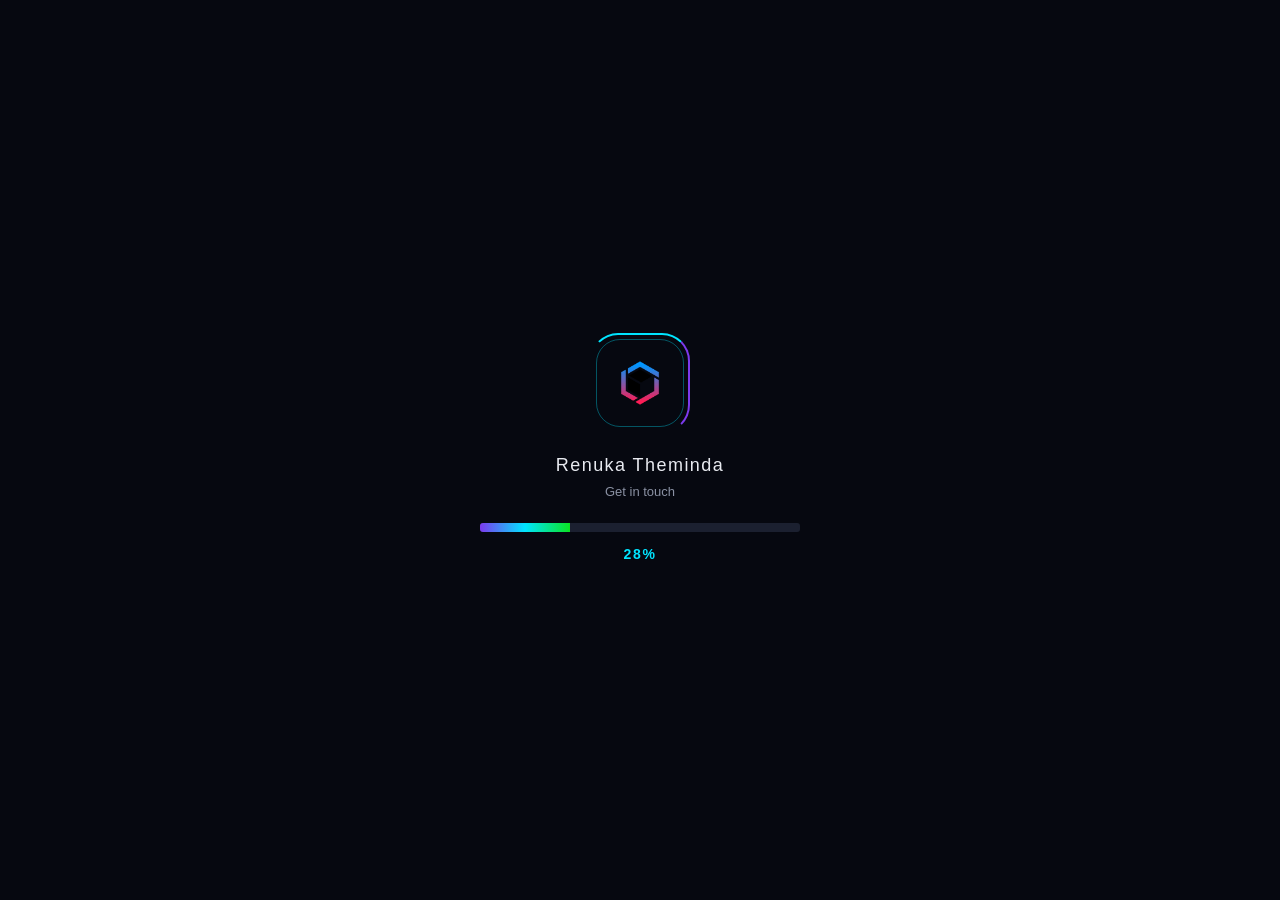
<file: index.html>
<!DOCTYPE html>
<html lang="en">

<head>
  <meta charset="UTF-8">
  <meta name="viewport" content="width=device-width, initial-scale=1.0">
  <title>Renuka Theminda | Portfolio</title>
  <script>
    const portfolioUrl = new URL(window.location.href);

    if (portfolioUrl.searchParams.get('intro-complete') === '1') {
      portfolioUrl.searchParams.delete('intro-complete');
      window.history.replaceState(null, '', portfolioUrl);
    } else {
      window.location.replace('animation.html');
    }
  </script>
  <link rel="icon" type="image/x-icon" href="images/logo.png">
  <link href="https://cdnjs.cloudflare.com/ajax/libs/font-awesome/6.0.0/css/all.min.css" rel="stylesheet">
  <link
    href="https://fonts.googleapis.com/css2?family=Syne:wght@400;700;800&family=DM+Sans:ital,wght@0,300;0,400;0,500;1,300&display=swap"
    rel="stylesheet">
  <style>
    /* ── RESET & BASE ──────────────────────────────────────────── */
    *,
    *::before,
    *::after {
      margin: 0;
      padding: 0;
      box-sizing: border-box;
    }

    :root {
      --bg: #060810;
      --surface: #0d1120;
      --surface2: #131828;
      --border: rgba(255, 255, 255, 0.07);
      --text: #e8eaf0;
      --muted: #6b7280;
      --accent: #00e5ff;
      --accent2: #7c3aed;
      --accent3: #f59e0b;
      --glow: 0 0 40px rgba(0, 229, 255, 0.25);
      --glow2: 0 0 40px rgba(124, 58, 237, 0.3);
      --radius: 16px;
      --transition: all 0.4s cubic-bezier(0.16, 1, 0.3, 1);
    }

    html {
      scroll-behavior: smooth;
    }

    body {
      font-family: 'DM Sans', sans-serif;
      background: var(--bg);
      color: var(--text);
      overflow-x: hidden;
      cursor: none;
    }

    /* ── CUSTOM CURSOR ──────────────────────────────────────────── */
    .cursor-dot {
      width: 8px;
      height: 8px;
      background: var(--accent);
      border-radius: 50%;
      position: fixed;
      top: 0;
      left: 0;
      pointer-events: none;
      z-index: 9999;
      transition: transform 0.1s;
    }

    .cursor-ring {
      width: 36px;
      height: 36px;
      border: 1.5px solid var(--accent);
      border-radius: 50%;
      position: fixed;
      top: 0;
      left: 0;
      pointer-events: none;
      z-index: 9998;
      transition: transform 0.15s, width 0.3s, height 0.3s, opacity 0.3s;
      opacity: 0.5;
    }

    body:hover .cursor-dot {
      transform: translate(-50%, -50%);
    }

    body:hover .cursor-ring {
      transform: translate(-50%, -50%);
    }

    /* ── NOISE OVERLAY ──────────────────────────────────────────── */
    body::before {
      content: '';
      position: fixed;
      inset: 0;
      z-index: 1;
      pointer-events: none;
      background-image: url("data:image/svg+xml,%3Csvg viewBox='0 0 256 256' xmlns='http://www.w3.org/2000/svg'%3E%3Cfilter id='noise'%3E%3CfeTurbulence type='fractalNoise' baseFrequency='0.9' numOctaves='4' stitchTiles='stitch'/%3E%3C/filter%3E%3Crect width='100%25' height='100%25' filter='url(%23noise)' opacity='0.04'/%3E%3C/svg%3E");
      opacity: 0.4;
    }

    /* ── SCROLLBAR ──────────────────────────────────────────── */
    ::-webkit-scrollbar {
      width: 4px;
    }

    ::-webkit-scrollbar-track {
      background: var(--bg);
    }

    ::-webkit-scrollbar-thumb {
      background: var(--accent);
      border-radius: 2px;
    }

    /* ── NAVIGATION ──────────────────────────────────────────── */
    nav {
      position: fixed;
      top: 0;
      width: 100%;
      z-index: 1000;
      padding: 20px 0;
      transition: var(--transition);
    }

    nav.scrolled {
      background: rgba(6, 8, 16, 0.85);
      backdrop-filter: blur(20px);
      border-bottom: 1px solid var(--border);
      padding: 14px 0;
    }

    .nav-container {
      max-width: 1200px;
      margin: 0 auto;
      padding: 0 32px;
      display: flex;
      align-items: center;
      gap: 24px;
    }

    .nav-logo {
      font-family: 'Syne', sans-serif;
      font-weight: 800;
      font-size: 22px;
      color: var(--accent);
      letter-spacing: -0.5px;
      text-decoration: none;
      margin-right: auto;
    }

    .nav-links {
      display: flex;
      gap: 8px;
    }

    .nav-links a {
      color: var(--muted);
      text-decoration: none;
      font-size: 13px;
      font-weight: 500;
      letter-spacing: 0.5px;
      padding: 7px 14px;
      border-radius: 50px;
      transition: var(--transition);
      position: relative;
    }

    .nav-links a:hover,
    .nav-links a.active {
      color: var(--text);
      background: rgba(0, 229, 255, 0.08);
    }

    .nav-links a.active {
      color: var(--accent);
    }

    /* Hamburger */
    .hamburger {
      display: none;
      flex-direction: column;
      gap: 5px;
      cursor: pointer;
    }

    .hamburger span {
      width: 24px;
      height: 2px;
      background: var(--text);
      transition: var(--transition);
      border-radius: 2px;
    }

    .hamburger.active span:nth-child(1) {
      transform: translateY(7px) rotate(45deg);
    }

    .hamburger.active span:nth-child(2) {
      opacity: 0;
    }

    .hamburger.active span:nth-child(3) {
      transform: translateY(-7px) rotate(-45deg);
    }

    /* ── SECTION SHARED ──────────────────────────────────────────── */
    section {
      padding: 120px 0;
      position: relative;
      z-index: 2;
    }

    .container {
      max-width: 1200px;
      margin: 0 auto;
      padding: 0 32px;
    }

    .section-tag {
      display: inline-flex;
      align-items: center;
      gap: 8px;
      background: rgba(0, 229, 255, 0.08);
      border: 1px solid rgba(0, 229, 255, 0.2);
      border-radius: 50px;
      padding: 6px 16px;
      font-size: 12px;
      font-weight: 500;
      color: var(--accent);
      letter-spacing: 1.5px;
      text-transform: uppercase;
      margin-bottom: 20px;
    }

    .section-tag::before {
      content: '';
      width: 6px;
      height: 6px;
      background: var(--accent);
      border-radius: 50%;
      animation: blink 1.5s infinite;
    }

    @keyframes blink {

      0%,
      100% {
        opacity: 1
      }

      50% {
        opacity: 0
      }
    }

    .section-title {
      font-family: 'Syne', sans-serif;
      font-size: clamp(36px, 5vw, 56px);
      font-weight: 800;
      line-height: 1.1;
      margin-bottom: 16px;
      letter-spacing: -1px;
    }

    .section-sub {
      color: var(--muted);
      font-size: 17px;
      max-width: 560px;
      line-height: 1.7;
      margin-bottom: 64px;
    }

    /* ── HERO ──────────────────────────────────────────── */
    .hero {
      min-height: 100vh;
      display: flex;
      align-items: center;
      padding-top: 100px;
      overflow: hidden;
      position: relative;
    }

    /* Animated grid bg */
    .hero::after {
      content: '';
      position: absolute;
      inset: 0;
      z-index: 0;
      background-image:
        linear-gradient(rgba(0, 229, 255, 0.03) 1px, transparent 1px),
        linear-gradient(90deg, rgba(0, 229, 255, 0.03) 1px, transparent 1px);
      background-size: 60px 60px;
      animation: gridMove 20s linear infinite;
    }

    @keyframes gridMove {
      from {
        background-position: 0 0
      }

      to {
        background-position: 60px 60px
      }
    }

    .hero-blob {
      position: absolute;
      border-radius: 50%;
      filter: blur(80px);
      pointer-events: none;
      z-index: 0;
    }

    .hero-blob-1 {
      width: 500px;
      height: 500px;
      background: radial-gradient(circle, rgba(0, 229, 255, 0.12), transparent 70%);
      top: -100px;
      right: -100px;
      animation: float 8s ease-in-out infinite;
    }

    .hero-blob-2 {
      width: 400px;
      height: 400px;
      background: radial-gradient(circle, rgba(124, 58, 237, 0.1), transparent 70%);
      bottom: -80px;
      left: -80px;
      animation: float 10s ease-in-out infinite reverse;
    }

    @keyframes float {

      0%,
      100% {
        transform: translateY(0) scale(1)
      }

      50% {
        transform: translateY(-30px) scale(1.05)
      }
    }

    .hero-inner {
      position: relative;
      z-index: 2;
      display: grid;
      grid-template-columns: 1fr 1fr;
      gap: 64px;
      align-items: center;
    }

    .hero-eyebrow {
      display: inline-flex;
      align-items: center;
      gap: 10px;
      color: var(--accent);
      font-size: 13px;
      letter-spacing: 2px;
      text-transform: uppercase;
      font-weight: 500;
      margin-bottom: 20px;
      opacity: 0;
      animation: fadeUp 0.8s 0.2s forwards;
    }

    .hero-eyebrow::before,
    .hero-eyebrow::after {
      content: '';
      flex: 1;
      height: 1px;
      background: linear-gradient(to right, transparent, var(--accent));
      width: 30px;
    }

    .hero-name {
      font-family: 'Syne', sans-serif;
      font-size: clamp(44px, 6vw, 72px);
      font-weight: 800;
      line-height: 1;
      letter-spacing: -2px;
      margin-bottom: 20px;
      opacity: 0;
      animation: fadeUp 0.8s 0.4s forwards;
    }

    .hero-name .highlight {
      background: linear-gradient(135deg, var(--accent), var(--accent2));
      -webkit-background-clip: text;
      -webkit-text-fill-color: transparent;
      background-clip: text;
    }

    .typing-wrapper {
      display: flex;
      align-items: center;
      gap: 12px;
      margin-bottom: 24px;
      opacity: 0;
      animation: fadeUp 0.8s 0.6s forwards;
    }

    .typing-prefix {
      color: var(--muted);
      font-size: 18px;
    }

    #typing-text {
      color: var(--accent);
      font-size: 18px;
      font-weight: 500;
      border-right: 2px solid var(--accent);
      padding-right: 3px;
    }

    .hero-desc {
      color: var(--muted);
      font-size: 16px;
      line-height: 1.8;
      max-width: 480px;
      margin-bottom: 40px;
      opacity: 0;
      animation: fadeUp 0.8s 0.8s forwards;
    }

    .hero-cta {
      display: flex;
      gap: 16px;
      flex-wrap: wrap;
      opacity: 0;
      animation: fadeUp 0.8s 1s forwards;
    }

    .btn-primary {
      display: inline-flex;
      align-items: center;
      gap: 10px;
      background: var(--accent);
      color: #000;
      font-weight: 700;
      font-size: 14px;
      letter-spacing: 0.5px;
      padding: 14px 28px;
      border-radius: 50px;
      text-decoration: none;
      transition: var(--transition);
      box-shadow: 0 0 0 0 rgba(0, 229, 255, 0.4);
    }

    .btn-primary:hover {
      transform: translateY(-3px);
      box-shadow: 0 8px 30px rgba(0, 229, 255, 0.4);
    }

    .resume-dropdown {
      position: relative;
    }

    .resume-dropdown summary {
      list-style: none;
      cursor: pointer;
    }

    .resume-dropdown summary::-webkit-details-marker {
      display: none;
    }

    .resume-dropdown summary .fa-chevron-down {
      font-size: 11px;
    }

    .resume-options {
      position: absolute;
      top: calc(100% + 8px);
      left: 0;
      z-index: 10;
      min-width: 220px;
      padding: 6px;
      background: var(--surface);
      border: 1px solid var(--border);
      border-radius: 12px;
      box-shadow: 0 12px 30px rgba(0, 0, 0, 0.3);
    }

    .resume-options a {
      display: block;
      padding: 10px 12px;
      border-radius: 8px;
      color: var(--text);
      text-decoration: none;
      font-size: 13px;
    }

    .resume-options a:hover,
    .resume-options a:focus-visible {
      background: rgba(0, 229, 255, 0.1);
      color: var(--accent);
    }

    .btn-ghost {
      display: inline-flex;
      align-items: center;
      gap: 10px;
      border: 1px solid var(--border);
      color: var(--text);
      font-weight: 500;
      font-size: 14px;
      padding: 14px 28px;
      border-radius: 50px;
      text-decoration: none;
      transition: var(--transition);
    }

    .btn-ghost:hover {
      border-color: var(--accent);
      color: var(--accent);
      transform: translateY(-3px);
    }

    /* Hero image side */
    .hero-visual {
      position: relative;
      display: flex;
      justify-content: center;
      opacity: 0;
      animation: fadeIn 1s 0.6s forwards;
    }

    .hero-avatar-ring {
      width: 380px;
      height: 380px;
      position: relative;
    }

    .hero-avatar-ring::before {
      content: '';
      position: absolute;
      inset: -3px;
      border-radius: 50%;
      background: conic-gradient(var(--accent), var(--accent2), var(--accent3), var(--accent));
      animation: spinRing 4s linear infinite;
    }

    @keyframes spinRing {
      from {
        transform: rotate(0deg)
      }

      to {
        transform: rotate(360deg)
      }
    }

    .hero-avatar-ring::after {
      content: '';
      position: absolute;
      inset: 3px;
      border-radius: 50%;
      background: var(--bg);
    }

    .hero-avatar-img {
      position: absolute;
      inset: 12px;
      border-radius: 50%;
      z-index: 1;
      overflow: hidden;
      background: var(--surface);
      display: flex;
      align-items: center;
      justify-content: center;
    }

    .hero-avatar-img img {
      width: 100%;
      height: 100%;
      object-fit: cover;
    }

    .hero-avatar-img .avatar-fallback {
      font-family: 'Syne', sans-serif;
      font-size: 80px;
      font-weight: 800;
      background: linear-gradient(135deg, var(--accent), var(--accent2));
      -webkit-background-clip: text;
      -webkit-text-fill-color: transparent;
      background-clip: text;
    }

    /* Floating stats */
    .hero-stat {
      position: absolute;
      background: rgba(13, 17, 32, 0.9);
      backdrop-filter: blur(20px);
      border: 1px solid var(--border);
      border-radius: 12px;
      padding: 12px 18px;
      display: flex;
      flex-direction: column;
    }

    .hero-stat .stat-num {
      font-family: 'Syne', sans-serif;
      font-size: 22px;
      font-weight: 800;
      color: var(--accent);
    }

    .hero-stat .stat-label {
      font-size: 11px;
      color: var(--muted);
      letter-spacing: 0.5px;
    }

    .hero-stat-1 {
      top: 10%;
      right: -20px;
      animation: float 7s ease-in-out infinite;
    }

    .hero-stat-2 {
      bottom: 15%;
      left: -30px;
      animation: float 9s ease-in-out infinite reverse;
    }

    @keyframes fadeUp {
      from {
        opacity: 0;
        transform: translateY(30px);
      }

      to {
        opacity: 1;
        transform: translateY(0);
      }
    }

    @keyframes fadeIn {
      from {
        opacity: 0
      }

      to {
        opacity: 1
      }
    }

    /* ── EXPERIENCE & EDUCATION ──────────────────────────────────────────── */
    .timeline {
      position: relative;
    }

    .timeline::before {
      content: '';
      position: absolute;
      left: 28px;
      top: 0;
      bottom: 0;
      width: 1px;
      background: linear-gradient(to bottom, var(--accent), var(--accent2), transparent);
    }

    .timeline-item {
      display: flex;
      gap: 32px;
      margin-bottom: 48px;
      opacity: 0;
      transform: translateX(-30px);
      transition: opacity 0.6s, transform 0.6s;
    }

    .timeline-item.visible {
      opacity: 1;
      transform: translateX(0);
    }

    .timeline-dot {
      width: 56px;
      height: 56px;
      flex-shrink: 0;
      background: var(--surface2);
      border: 1px solid var(--border);
      border-radius: 14px;
      display: flex;
      align-items: center;
      justify-content: center;
      font-size: 22px;
      color: var(--accent);
      position: relative;
      z-index: 1;
      transition: var(--transition);
    }

    .timeline-item:hover .timeline-dot {
      background: rgba(0, 229, 255, 0.1);
      border-color: var(--accent);
      box-shadow: var(--glow);
    }

    .timeline-content {
      flex: 1;
      background: var(--surface);
      border: 1px solid var(--border);
      border-radius: var(--radius);
      padding: 24px 28px;
      transition: var(--transition);
    }

    .timeline-item:hover .timeline-content {
      border-color: rgba(0, 229, 255, 0.2);
      transform: translateX(6px);
    }

    .timeline-meta {
      display: flex;
      justify-content: space-between;
      align-items: center;
      margin-bottom: 8px;
      flex-wrap: wrap;
      gap: 8px;
    }

    .timeline-org {
      font-family: 'Syne', sans-serif;
      font-size: 18px;
      font-weight: 700;
    }

    .timeline-date {
      font-size: 12px;
      color: var(--accent);
      background: rgba(0, 229, 255, 0.08);
      padding: 4px 12px;
      border-radius: 50px;
      border: 1px solid rgba(0, 229, 255, 0.2);
    }

    .timeline-role {
      color: var(--muted);
      font-size: 14px;
    }

    .timeline-badge {
      display: inline-block;
      margin-top: 12px;
      font-size: 11px;
      padding: 3px 10px;
      border-radius: 50px;
      background: rgba(124, 58, 237, 0.1);
      color: #a78bfa;
      border: 1px solid rgba(124, 58, 237, 0.2);
    }

    /* ── SKILLS ──────────────────────────────────────────── */
    .skills-tabs {
      display: flex;
      gap: 8px;
      margin-bottom: 40px;
      flex-wrap: wrap;
    }

    .skill-tab {
      padding: 8px 20px;
      border-radius: 50px;
      border: 1px solid var(--border);
      background: transparent;
      color: var(--muted);
      font-family: 'DM Sans', sans-serif;
      font-size: 13px;
      font-weight: 500;
      cursor: pointer;
      transition: var(--transition);
    }

    .skill-tab.active,
    .skill-tab:hover {
      background: var(--accent);
      color: #000;
      border-color: var(--accent);
    }

    .skills-grid {
      display: grid;
      grid-template-columns: repeat(auto-fill, minmax(120px, 1fr));
      gap: 16px;
    }

    .skill-card {
      background: var(--surface);
      border: 1px solid var(--border);
      border-radius: var(--radius);
      padding: 24px 16px;
      text-align: center;
      transition: var(--transition);
      cursor: default;
      opacity: 0;
      transform: translateY(20px);
    }

    .skill-card.visible {
      opacity: 1;
      transform: translateY(0);
    }

    .skill-card:hover {
      border-color: var(--accent);
      background: rgba(0, 229, 255, 0.04);
      transform: translateY(-6px);
      box-shadow: 0 20px 40px rgba(0, 0, 0, 0.4), var(--glow);
    }

    .skill-card i {
      font-size: 32px;
      color: var(--accent);
      margin-bottom: 12px;
      display: block;
    }

    .skill-card h3 {
      font-size: 12px;
      font-weight: 500;
      color: var(--muted);
      line-height: 1.3;
    }

    /* ── PROJECTS ──────────────────────────────────────────── */
    .projects-grid {
      display: grid;
      grid-template-columns: repeat(auto-fill, minmax(340px, 1fr));
      gap: 24px;
    }

    .project-card {
      background: var(--surface);
      border: 1px solid var(--border);
      border-radius: var(--radius);
      overflow: hidden;
      transition: var(--transition);
      position: relative;
      opacity: 0;
      transform: translateY(30px);
    }

    .project-card.visible {
      opacity: 1;
      transform: translateY(0);
    }

    .project-card:hover {
      border-color: rgba(0, 229, 255, 0.25);
      transform: translateY(-8px);
      box-shadow: 0 30px 60px rgba(0, 0, 0, 0.5), var(--glow);
    }

    .project-img-wrap {
      position: relative;
      height: 200px;
      overflow: hidden;
      background: linear-gradient(135deg, var(--surface2), var(--surface));
    }

    .project-img-wrap img {
      width: 100%;
      height: 100%;
      object-fit: cover;
      transition: transform 0.6s cubic-bezier(0.16, 1, 0.3, 1);
    }

    .project-card:hover .project-img-wrap img {
      transform: scale(1.08);
    }

    .project-img-fallback {
      width: 100%;
      height: 100%;
      display: flex;
      align-items: center;
      justify-content: center;
      font-size: 60px;
      opacity: 0.2;
    }

    .project-body {
      padding: 24px;
    }

    .project-body h3 {
      font-family: 'Syne', sans-serif;
      font-size: 17px;
      font-weight: 700;
      margin-bottom: 10px;
      line-height: 1.3;
    }

    .project-body p {
      color: var(--muted);
      font-size: 14px;
      line-height: 1.7;
      margin-bottom: 18px;
    }

    .project-tags {
      display: flex;
      flex-wrap: wrap;
      gap: 6px;
    }

    .project-tag {
      font-size: 11px;
      padding: 4px 10px;
      border-radius: 50px;
      background: rgba(124, 58, 237, 0.1);
      color: #c4b5fd;
      border: 1px solid rgba(124, 58, 237, 0.2);
    }

    /* ── CERTIFICATES ──────────────────────────────────────────── */
    .certs-grid {
      display: grid;
      grid-template-columns: repeat(auto-fill, minmax(300px, 1fr));
      gap: 20px;
    }

    .cert-card {
      background: var(--surface);
      border: 1px solid var(--border);
      border-radius: var(--radius);
      padding: 28px;
      display: flex;
      gap: 20px;
      align-items: flex-start;
      transition: var(--transition);
      opacity: 0;
      transform: translateY(20px);
    }

    .cert-card.visible {
      opacity: 1;
      transform: translateY(0);
    }

    .cert-card:hover {
      border-color: rgba(245, 158, 11, 0.3);
      transform: translateY(-4px);
      box-shadow: 0 20px 40px rgba(0, 0, 0, 0.3), 0 0 30px rgba(245, 158, 11, 0.1);
    }

    .cert-icon {
      width: 48px;
      height: 48px;
      flex-shrink: 0;
      background: rgba(245, 158, 11, 0.1);
      border-radius: 12px;
      display: flex;
      align-items: center;
      justify-content: center;
      font-size: 22px;
      color: var(--accent3);
    }

    .cert-body h3 {
      font-size: 15px;
      font-weight: 600;
      margin-bottom: 4px;
      line-height: 1.4;
    }

    .cert-issuer {
      color: var(--muted);
      font-size: 13px;
      margin-bottom: 12px;
    }

    .cert-date {
      font-size: 12px;
      color: var(--accent3);
      background: rgba(245, 158, 11, 0.08);
      padding: 3px 10px;
      border-radius: 50px;
      border: 1px solid rgba(245, 158, 11, 0.2);
      display: inline-block;
      margin-bottom: 12px;
    }

    .cert-link {
      display: inline-flex;
      align-items: center;
      gap: 6px;
      font-size: 13px;
      color: var(--accent);
      text-decoration: none;
      font-weight: 500;
      transition: var(--transition);
    }

    .cert-link:hover {
      gap: 10px;
    }

    /* ── CONTACT ──────────────────────────────────────────── */
    .contact-grid {
      display: grid;
      grid-template-columns: 1fr 1.5fr;
      gap: 48px;
      align-items: start;
    }

    .contact-info-box {
      display: flex;
      flex-direction: column;
      gap: 20px;
    }

    .contact-item {
      display: flex;
      align-items: center;
      gap: 16px;
      background: var(--surface);
      border: 1px solid var(--border);
      border-radius: var(--radius);
      padding: 20px 24px;
      transition: var(--transition);
    }

    .contact-item:hover {
      border-color: rgba(0, 229, 255, 0.2);
      transform: translateX(6px);
    }

    .contact-item-icon {
      width: 44px;
      height: 44px;
      flex-shrink: 0;
      background: rgba(0, 229, 255, 0.08);
      border-radius: 12px;
      display: flex;
      align-items: center;
      justify-content: center;
      font-size: 18px;
      color: var(--accent);
    }

    .contact-item-label {
      font-size: 12px;
      color: var(--muted);
      margin-bottom: 3px;
    }

    .contact-item-val {
      font-size: 15px;
      color: var(--text);
    }

    .social-row {
      display: flex;
      gap: 12px;
      margin-top: 8px;
    }

    .social-btn {
      width: 48px;
      height: 48px;
      border-radius: 12px;
      display: flex;
      align-items: center;
      justify-content: center;
      font-size: 18px;
      text-decoration: none;
      background: var(--surface);
      border: 1px solid var(--border);
      color: var(--muted);
      transition: var(--transition);
    }

    .social-btn:hover {
      color: var(--accent);
      border-color: var(--accent);
      transform: translateY(-4px);
      box-shadow: var(--glow);
    }

    /* Form */
    .contact-form {
      display: flex;
      flex-direction: column;
      gap: 18px;
    }

    .form-row {
      display: grid;
      grid-template-columns: 1fr 1fr;
      gap: 18px;
    }

    .form-group {
      position: relative;
    }

    .form-group label {
      display: block;
      font-size: 12px;
      color: var(--muted);
      letter-spacing: 0.5px;
      text-transform: uppercase;
      margin-bottom: 8px;
    }

    .form-group input,
    .form-group textarea {
      width: 100%;
      padding: 14px 18px;
      background: var(--surface);
      border: 1px solid var(--border);
      border-radius: 10px;
      color: var(--text);
      font-family: 'DM Sans', sans-serif;
      font-size: 15px;
      outline: none;
      transition: var(--transition);
      resize: none;
    }

    .form-group input:focus,
    .form-group textarea:focus {
      border-color: var(--accent);
      background: rgba(0, 229, 255, 0.03);
      box-shadow: 0 0 0 3px rgba(0, 229, 255, 0.08);
    }

    .form-group input::placeholder,
    .form-group textarea::placeholder {
      color: var(--muted);
    }

    /* ── FOOTER ──────────────────────────────────────────── */
    footer {
      border-top: 1px solid var(--border);
      padding: 40px 0;
      text-align: center;
      color: var(--muted);
      font-size: 13px;
      position: relative;
      z-index: 2;
    }

    .footer-links {
      display: flex;
      gap: 24px;
      justify-content: center;
      margin-bottom: 16px;
    }

    .footer-links a {
      color: var(--muted);
      text-decoration: none;
      transition: color 0.3s;
      font-size: 13px;
    }

    .footer-links a:hover {
      color: var(--accent);
    }

    .page-view-counter {
      margin-bottom: 8px;
      color: var(--muted);
      font-size: 12px;
    }

    /* ── SCROLL REVEAL ──────────────────────────────────────────── */
    .reveal {
      opacity: 0;
      transform: translateY(40px);
      transition: opacity 0.7s, transform 0.7s;
    }

    .reveal.visible {
      opacity: 1;
      transform: translateY(0);
    }

    /* ── MOBILE ──────────────────────────────────────────── */
    @media (max-width: 900px) {
      .hero-inner {
        grid-template-columns: 1fr;
        text-align: center;
      }

      .hero-visual {
        order: -1;
        margin: 0 auto;
      }

      .hero-eyebrow {
        justify-content: center;
      }

      .hero-desc {
        margin: 0 auto 40px;
      }

      .hero-cta {
        justify-content: center;
      }

      .hero-avatar-ring {
        width: 280px;
        height: 280px;
      }

      .contact-grid {
        grid-template-columns: 1fr;
      }

      .form-row {
        grid-template-columns: 1fr;
      }

      .nav-links {
        position: fixed;
        top: 0;
        right: 0;
        height: 100vh;
        width: 260px;
        background: rgba(6, 8, 16, 0.97);
        backdrop-filter: blur(20px);
        flex-direction: column;
        justify-content: center;
        align-items: center;
        transform: translateX(100%);
        transition: transform 0.4s;
        gap: 8px;
        border-left: 1px solid var(--border);
      }

      .nav-links.open {
        transform: translateX(0);
      }

      .nav-links a {
        font-size: 16px;
        padding: 12px 24px;
      }

      .hamburger {
        display: flex;
        z-index: 1001;
      }
    }

    @media (max-width: 600px) {
      .projects-grid {
        grid-template-columns: 1fr;
      }

      .skills-grid {
        grid-template-columns: repeat(3, 1fr);
      }

      section {
        padding: 80px 0;
      }
    }
  </style>

</head>

<body>

  <script>
    // Clock and Date
    function updateClock() {
      const now = new Date();
      const h = String(now.getHours()).padStart(2, '0');
      const m = String(now.getMinutes()).padStart(2, '0');
      const s = String(now.getSeconds()).padStart(2, '0');
      document.getElementById('time').textContent = `${h}:${m}:${s}`;
      document.getElementById('date').textContent = now.toLocaleDateString(undefined, {
        weekday: 'short',
        year: 'numeric',
        month: 'short',
        day: 'numeric'
      });
    }
    document.addEventListener('DOMContentLoaded', () => {
      updateClock();
      setInterval(updateClock, 1000);
    });


  </script>

  <!-- Custom Cursor -->
  <div class="cursor-dot" id="cursor-dot"></div>
  <div class="cursor-ring" id="cursor-ring"></div>


  <!-- NAV -->
  <nav id="navbar">
    <div class="nav-container">
      <div style="display: flex; flex-direction: column; margin-right: 16px;">
        <div id="time" style="font-size: 15px; color: red">00.00.00</div>
        <div id="date" style="font-size: 12px; color:yellowgreen;"></div>
      </div>
      <a href="#home" class="nav-logo">RT.</a>
      <div class="nav-links" id="nav-links">
        <a href="#home" class="active">Home</a>
        <a href="#experience">Experience</a>
        <a href="#education">Education</a>
        <a href="#skills">Skills</a>
        <a href="#projects">Projects</a>
        <a href="#certificates">Certificates</a>
        <a href="#contact">Contact</a>
      </div>
      <div class="hamburger" id="hamburger">
        <span></span><span></span><span></span>
      </div>

    </div>
  </nav>
  <!-- HERO -->
  <section id="home" class="hero">
    <div class="hero-blob hero-blob-1"></div>
    <div class="hero-blob hero-blob-2"></div>
    <div class="container">
      <div class="hero-inner">
        <div class="hero-text">
          <div class="hero-eyebrow">Available for opportunities</div>
          <h1 class="hero-name">
            Hi, I'm<br>
            <span class="highlight">Renuka Theminda</span>
          </h1>
          <div class="typing-wrapper">
            <span class="typing-prefix">I am</span>
            <span id="typing-text">A Traveller</span>

          </div>
          <p class="hero-desc">
            Passionate <b>BSc (Hons) in Computing</b> undergraduate at London Metropolitan University, building elegant
            and efficient solutions to complex problems through continuous learning and hands-on project experience.
            with a strong foundation in software engineering, I am eager to contribute my skills and creativity to
            innovative projects and make a meaningful impact in the tech industry.
          </p>


          <p style="color: chartreuse; font-weight: 700; font-size: 18px;" class="page-view-counter"
            id="page-view-counter" aria-live="polite" hidden>
            Total of my portfolio views: &ensp;
            <span id="page-view-count" class="section-tag"></span>

            <!-- id="page-view-count" -->

          </p>

          <div class="hero-cta">
            <details class="resume-dropdown">
              <summary class="btn-primary">
                <i class="fas fa-download"></i> Download Resume
                <i class="fas fa-chevron-down" aria-hidden="true"></i>
              </summary>
              <div class="resume-options">
                <a href="images/Renuka_Theminda_CV.pdf" download>IT Related Resume</a>
                <a href="images/Renuka_Theminda_CV3.pdf" download>General Resume</a>
              </div>
            </details>

            <button onclick="window.location.href='achievements.html'"
              style="background: linear-gradient(135deg, var(--accent), var(--accent2)); color: #000; font-weight: 700; font-size: 14px; letter-spacing: 0.5px; padding: 14px 28px; border-radius: 50px; text-decoration: none; transition: var(--transition); box-shadow: 0 0 0 0 rgba(13, 175, 48, 0.4);">
              MY GALLERY
            </button>

          </div>



        </div>


        <div class="hero-visual">
          <div class="hero-avatar-ring">
            <div class="hero-avatar-img">
              <img src="images/p1.png" alt="Renuka Theminda"
                onerror="this.style.display='none'; this.parentElement.querySelector('.avatar-fallback').style.display='block'">
              <span class="avatar-fallback" style="display:none">RT</span>
            </div>
          </div>
          <div class="hero-stat hero-stat-1">
            <span class="stat-num">6+</span>
            <span class="stat-label">Projects Built</span>
          </div>
          <div class="hero-stat hero-stat-2">
            <span class="stat-num">9mo</span>
            <span class="stat-label">Intern Experience</span>
          </div>
        </div>
      </div>
    </div>
  </section>

  <!-- EXPERIENCE -->
  <section id="experience">
    <div class="container">
      <div class="reveal">
        <span class="section-tag">Work History</span>
        <h2 class="section-title">Experience</h2>
        <p class="section-sub">Real-world exposure shaping my technical and professional growth.</p>
      </div>
      <div class="timeline">
        <div class="timeline-item">
          <div class="timeline-dot"><i class="fas fa-briefcase"></i></div>
          <div class="timeline-content">
            <div class="timeline-meta">
              <span class="timeline-org">Ministry of Health Sri Lanka</span>
              <span class="timeline-date">Jan 2024 — Sep 2024</span>
            </div>
            <div class="timeline-role">Intern Software Engineer</div>
            <span class="timeline-badge">9 Months</span>
          </div>
        </div>
      </div>
    </div>
  </section>

  <!-- EDUCATION -->
  <section id="education">
    <div class="container">
      <div class="reveal">
        <span class="section-tag">Academic Background</span>
        <h2 class="section-title">Education</h2>
        <p class="section-sub">A strong foundation built through dedication and formal training.</p>
      </div>
      <div class="timeline">
        <div class="timeline-item">
          <div class="timeline-dot"><i class="fas fa-university"></i></div>
          <div class="timeline-content">
            <div class="timeline-meta">
              <span class="timeline-org">London Metropolitan University (UK)</span>
              <span class="timeline-date">Pending...</span>
            </div>
            <div class="timeline-role">BSc (Hons) in Computing (TOP UP)</div>
            <span class="timeline-badge">Degree</span>
          </div>
        </div>
        <div class="timeline-item">
          <div class="timeline-dot"><i class="fas fa-university"></i></div>
          <div class="timeline-content">
            <div class="timeline-meta">
              <span class="timeline-org">NIBM City University</span>
              <span class="timeline-date">Completed</span>
            </div>
            <div class="timeline-role">Higher National Diploma in Software Engineering</div>
            <span class="timeline-badge">Higher National Diploma (HND)</span>
          </div>
        </div>
        <div class="timeline-item">
          <div class="timeline-dot"><i class="fas fa-graduation-cap"></i></div>
          <div class="timeline-content">
            <div class="timeline-meta">
              <span class="timeline-org">NIBM City University</span>
              <span class="timeline-date">Completed</span>
            </div>
            <div class="timeline-role">National Diploma in Software Engineering</div>
            <span class="timeline-badge">National Diploma</span>
          </div>
        </div>
        <div class="timeline-item">
          <div class="timeline-dot"><i class="fas fa-school"></i></div>
          <div class="timeline-content">
            <div class="timeline-meta">
              <span class="timeline-org">ST/Aloysius College — Galle</span>
              <span class="timeline-date">2006 — 2019</span>
            </div>
            <div class="timeline-role">G.C.E Advanced Level (Commerce Stream) &amp; G.C.E Ordinary Level</div>
            <span class="timeline-badge">A/L 2019 · O/L 2016</span>
          </div>
        </div>
      </div>
    </div>
  </section>

  <!-- SKILLS -->
  <section id="skills">
    <div class="container">
      <div class="reveal">
        <span class="section-tag">Expertise</span>
        <h2 class="section-title">Skills</h2>
        <p class="section-sub">Technologies and competencies I've built across my academic and professional journey.</p>
      </div>
      <div class="skills-tabs">
        <button class="skill-tab active" data-tab="tech">Technical</button>
        <button class="skill-tab" data-tab="soft">Soft Skills</button>
      </div>
      <div class="skills-grid" id="skills-grid">
        <!-- Technical skills shown by default -->
        <div class="skill-card" data-group="tech"><i class="fab fa-html5"></i>
          <h3>HTML5</h3>
        </div>
        <div class="skill-card" data-group="tech"><i class="fab fa-css3-alt"></i>
          <h3>CSS3</h3>
        </div>
        <div class="skill-card" data-group="tech"><i class="fab fa-js"></i>
          <h3>JavaScript</h3>
        </div>
        <div class="skill-card" data-group="tech"><i class="fab fa-react"></i>
          <h3>React</h3>
        </div>
        <div class="skill-card" data-group="tech"><i class="fab fa-node"></i>
          <h3>Node.js</h3>
        </div>
        <div class="skill-card" data-group="tech"><i class="fab fa-python"></i>
          <h3>Python</h3>
        </div>
        <div class="skill-card" data-group="tech"><i class="fab fa-java"></i>
          <h3>Java</h3>
        </div>
        <div class="skill-card" data-group="tech"><i class="fab fa-php"></i>
          <h3>PHP</h3>
        </div>
        <div class="skill-card" data-group="tech"><i class="fas fa-database"></i>
          <h3>SQL</h3>
        </div>
        <div class="skill-card" data-group="tech"><i class="fas fa-leaf"></i>
          <h3>Spring Boot</h3>
        </div>
        <div class="skill-card" data-group="tech"><i class="fas fa-network-wired"></i>
          <h3>RESTful APIs</h3>
        </div>
        <div class="skill-card" data-group="tech"><i class="fab fa-git-alt"></i>
          <h3>Git &amp; GitHub</h3>
        </div>
        <div class="skill-card" data-group="tech"><i class="fab fa-npm"></i>
          <h3>NPM</h3>
        </div>
        <div class="skill-card" data-group="tech"><i class="fas fa-mobile-alt"></i>
          <h3>Mobile Dev</h3>
        </div>
        <div class="skill-card" data-group="tech"><i class="fas fa-cogs"></i>
          <h3>Software Dev</h3>
        </div>

        <div class="skill-card" data-group="soft" style="display:none"><i class="fas fa-users"></i>
          <h3>Teamwork</h3>
        </div>
        <div class="skill-card" data-group="soft" style="display:none"><i class="fas fa-lightbulb"></i>
          <h3>Problem Solving</h3>
        </div>
        <div class="skill-card" data-group="soft" style="display:none"><i class="fas fa-comments"></i>
          <h3>Communication</h3>
        </div>
        <div class="skill-card" data-group="soft" style="display:none"><i class="fas fa-clock"></i>
          <h3>Time Management</h3>
        </div>
        <div class="skill-card" data-group="soft" style="display:none"><i class="fas fa-chart-line"></i>
          <h3>Adaptability</h3>
        </div>
        <div class="skill-card" data-group="soft" style="display:none"><i class="fas fa-brain"></i>
          <h3>Critical Thinking</h3>
        </div>
        <div class="skill-card" data-group="soft" style="display:none"><i class="fas fa-handshake"></i>
          <h3>Collaboration</h3>
        </div>
        <div class="skill-card" data-group="soft" style="display:none"><i class="fas fa-bullhorn"></i>
          <h3>Public Speaking</h3>
        </div>
        <div class="skill-card" data-group="soft" style="display:none"><i class="fas fa-flag-checkered"></i>
          <h3>Leadership</h3>
        </div>
        <div class="skill-card" data-group="soft" style="display:none"><i class="fas fa-clipboard-check"></i>
          <h3>Attention to Detail</h3>
        </div>
        <div class="skill-card" data-group="soft" style="display:none"><i class="fas fa-paint-brush"></i>
          <h3>Creativity</h3>
        </div>
      </div>
    </div>
  </section>

  <!-- PROJECTS -->
  <section id="projects">
    <div class="container">
      <div class="reveal">
        <span class="section-tag">Portfolio</span>
        <h2 class="section-title">Projects</h2>
        <p class="section-sub">Hands-on builds that reflect my passion for clean code and real-world problem solving.
        </p>
      </div>
      <div class="projects-grid">
        <div class="project-card">
          <div class="project-img-wrap">
            <img src="images/i8.png" alt="Vehicle Management" onerror="this.style.display='none'">
            <div class="project-img-fallback"><i class="fas fa-car"></i></div>
          </div>
          <div class="project-body">
            <h3>Vehicle Management Information System</h3>
            <p>Internship project developed at the Ministry of Health. Built with Java, JSF, xHTML, and MySQL using MVC
              architecture.</p>
            <div class="project-tags">
              <span class="project-tag">Java</span>
              <span class="project-tag">JSF</span>
              <span class="project-tag">xHTML</span>
              <span class="project-tag">MySQL</span>
              <span class="project-tag">MVC</span>
            </div>
          </div>
        </div>

        <div class="project-card">
          <div class="project-img-wrap">
            <img src="images/q1.png" alt="Trustify" onerror="this.style.display='none'">
            <div class="project-img-fallback"><i class="fas fa-shield-alt"></i></div>
          </div>
          <div class="project-body">
            <h3>Digital Identity Verification System — Baby Clinic</h3>
            <p>Trustify: a secure, decentralized identity verification platform using blockchain technology for
              tamper-proof identity management.</p>
            <div class="project-tags">
              <span class="project-tag">PHP</span>
              <span class="project-tag">HTML/CSS</span>
              <span class="project-tag">Bootstrap</span>
              <span class="project-tag">MySQL</span>
            </div>
          </div>
        </div>

        <div class="project-card">
          <div class="project-img-wrap">
            <img src="images/q5.png" alt="Chat Wave" onerror="this.style.display='none'">
            <div class="project-img-fallback"><i class="fas fa-comments"></i></div>
          </div>
          <div class="project-body">
            <h3>Chat Wave Message Application</h3>
            <p>Real-time messaging application with a modern UI, smooth interactions, and a full-stack architecture.</p>
            <div class="project-tags">
              <span class="project-tag">HTML</span>
              <span class="project-tag">CSS</span>
              <span class="project-tag">JavaScript</span>
              <span class="project-tag">MySQL</span>
            </div>
          </div>
        </div>

        <div class="project-card">
          <div class="project-img-wrap">
            <img src="images/q10.JPG" alt="RTK POS" onerror="this.style.display='none'">
            <div class="project-img-fallback"><i class="fas fa-cash-register"></i></div>
          </div>
          <div class="project-body">
            <h3>RTK: Bike Sale POS System</h3>
            <p>Java-based point-of-sale system with seat reservation, booking, and cancellation features using Java
              Swing for a user-friendly interface.</p>
            <div class="project-tags">
              <span class="project-tag">Java</span>
              <span class="project-tag">Java Swing</span>
              <span class="project-tag">MySQL</span>
            </div>
          </div>
        </div>

        <div class="project-card">
          <div class="project-img-wrap">
            <img src="images/project2.png" alt="SDG 6" onerror="this.style.display='none'">
            <div class="project-img-fallback"><i class="fas fa-tint"></i></div>
          </div>
          <div class="project-body">
            <h3>Health Ministry Empoloyee &amp; Pay Roll System</h3>
            <p>Developed a comprehensive employee and payroll management system for the Health Ministry, ensuring
              accurate record-keeping and efficient processing.
              I used Python Flask for the backend, HTML/CSS/JavaScript for the frontend, and MySQL for database
              management.
            </p>
            <div class="project-tags">
              <span class="project-tag">HTML</span>
              <span class="project-tag">CSS</span>
              <span class="project-tag">JavaScript</span>
              <span class="project-tag">Python Flask</span>
            </div>
          </div>
        </div>

        <div class="project-card">
          <div class="project-img-wrap">
            <img src="images/project3.png" alt="NIBM Management" onerror="this.style.display='none'">
            <div class="project-img-fallback"><i class="fas fa-plane"></i></div>
          </div>
          <div class="project-body">
            <h3>NIBM Management System in Java</h3>
            <p>Console-based Java management system with seat reservation, booking, and search features. Applied OOP
              principles and array-based data structures.</p>
            <div class="project-tags">
              <span class="project-tag">Java</span>
              <span class="project-tag">OOP</span>
            </div>
          </div>
        </div>
      </div>
    </div>
  </section>

  <!-- CERTIFICATES -->
  <section id="certificates">
    <div class="container">
      <div class="reveal">
        <span class="section-tag">Achievements</span>
        <h2 class="section-title">Certificates</h2>
        <p class="section-sub">Continuous learning through professional certifications from leading institutions.</p>
      </div>
      <div class="certs-grid">
        <div class="cert-card">
          <div class="cert-icon"><i class="fas fa-award"></i></div>
          <div class="cert-body">
            <h3>Network Basics</h3>
            <div class="cert-issuer">Cisco</div>
            <div class="cert-date">Pending...</div><br>

          </div>
        </div>
        <div class="cert-card">
          <div class="cert-icon"><i class="fas fa-award"></i></div>
          <div class="cert-body">
            <h3>Web Design for Beginners</h3>
            <div class="cert-issuer">University of Moratuwa</div>
            <div class="cert-date">Sep 2024</div><br>
            <a href="https://open.uom.lk/lms/mod/customcert/view.php?id=697&downloadown=1" class="cert-link"
              target="_blank">View <i class="fas fa-arrow-right"></i></a>
          </div>
        </div>
        <div class="cert-card">
          <div class="cert-icon"><i class="fas fa-award"></i></div>
          <div class="cert-body">
            <h3>Python for Beginners</h3>
            <div class="cert-issuer">University of Moratuwa</div>
            <div class="cert-date">May 2023</div><br>
            <a href="img/Python_for_Beginners_E-Certificate.pdf" class="cert-link" target="_blank">View <i
                class="fas fa-arrow-right"></i></a>
          </div>
        </div>
        <div class="cert-card">
          <div class="cert-icon"><i class="fas fa-award"></i></div>
          <div class="cert-body">
            <h3>Front-End Web Development</h3>
            <div class="cert-issuer">University of Moratuwa</div>
            <div class="cert-date">January 2024</div><br>
            <a href="https://open.uom.lk/lms/mod/customcert/view.php?id=839&downloadown=1" class="cert-link"
              target="_blank">View <i class="fas fa-arrow-right"></i></a>
          </div>
        </div>
        <div class="cert-card">
          <div class="cert-icon"><i class="fas fa-award"></i></div>
          <div class="cert-body">
            <h3>Server-side Web Programming</h3>
            <div class="cert-issuer">University of Moratuwa</div>
            <div class="cert-date">March 2025</div><br>
            <a href="img/CertificateOfCompletion_Java ObjectOriented Programming.pdf" class="cert-link"
              target="_blank">View <i class="fas fa-arrow-right"></i></a>
          </div>
        </div>
        <div class="cert-card">
          <div class="cert-icon"><i class="fas fa-award"></i></div>
          <div class="cert-body">
            <h3>Java Programming</h3>
            <div class="cert-issuer">EvoTech Education</div>
            <div class="cert-date">June 2023</div><br>
            <a href="https://drive.google.com/file/d/1j3Lq07cQ9eUKkTg3iQ1NnRo2CG6Dumcr/view?usp=sharing"
              class="cert-link" target="_blank">View <i class="fas fa-arrow-right"></i></a>
          </div>
        </div>
      </div>
    </div>
  </section>

  <!-- CONTACT -->
  <section id="contact">
    <div class="container">
      <div class="reveal">
        <span class="section-tag">Let's Connect</span>
        <h2 class="section-title">Contact Me</h2>
        <p class="section-sub">Open to opportunities, collaborations, or just a friendly hello.</p>
      </div>
      <div class="contact-grid">
        <div class="contact-info-box reveal">
          <div class="contact-item">
            <div class="contact-item-icon"><i class="fas fa-envelope"></i></div>
            <div>
              <div class="contact-item-label">Email</div>
              <div class="contact-item-val">renuka.kirulapana@gmail.com</div>
            </div>
          </div>
          <div class="contact-item">
            <div class="contact-item-icon"><i class="fas fa-map-marker-alt"></i></div>
            <div>
              <div class="contact-item-label">Location</div>
              <div class="contact-item-val">Galle, Sri Lanka</div>
            </div>
          </div>
          <div class="social-row">
            <a href="https://github.com/ThemindaKirulapana" class="social-btn" target="_blank" title="GitHub"><i
                class="fab fa-github"></i></a>
            <a href="https://www.linkedin.com/in/theminda-kirulapana-bb8b141a7/" class="social-btn" target="_blank"
              title="LinkedIn"><i class="fab fa-linkedin"></i></a>
            <a href="https://www.instagram.com/___t.h.e.m.i___/?hl=en" class="social-btn" target="_blank"
              title="Instagram"><i class="fab fa-instagram"></i></a>
          </div>
        </div>

        <form id="contact-form" class="contact-form reveal" action="https://api.web3forms.com/submit" method="POST">
          <input type="hidden" name="access_key" value="5049699d-2976-4186-be1e-a9fd6ef33297">
          <div class="form-row">
            <div class="form-group">
              <label>Name</label>
              <input type="text" name="name" placeholder="Your name" required>
            </div>
            <div class="form-group">
              <label>Email</label>
              <input type="email" name="email" placeholder="your@email.com" required>
            </div>
          </div>
          <div class="form-group">
            <label>Message</label>
            <textarea name="message" rows="5" placeholder="What's on your mind?" maxlength="1000" required></textarea>
          </div>
          <input type="hidden" name="ray_id" id="ray-id-field">
          <input type="text" name="_gotcha" style="display:none">
          <button type="submit" class="btn-primary" id="submit-btn"
            style="width:100%; justify-content:center; border:none; cursor:pointer; font-family:'DM Sans',sans-serif;">
            <i class="fas fa-paper-plane"></i> <span>Send Message</span>
          </button>
          <div id="form-success"
            style="display:none; color:#00e5ff; text-align:center; font-size:14px; margin-top:8px;">
            <i class="fas fa-check-circle"></i> Message sent successfully!
          </div>
          <div id="form-error" style="display:none; color:#f87171; text-align:center; font-size:14px; margin-top:8px;">
            <i class="fas fa-exclamation-circle"></i> Something went wrong. Please try again.
          </div>
        </form>
      </div>
    </div>
  </section>

  <!-- FOOTER -->
  <footer>
    <div class="footer-links">
      <!-- <a href="Terms_and_Conditions.html">Terms &amp; Conditions</a>
    <a href="privacy-policy.html">Privacy Policy</a> -->
      <button onclick="window.location.href='Terms and Conditions.html'"
        style="display:inline-flex; align-items:center; gap:8px; padding:10px 22px; border-radius:50px; font-size:13px; font-weight:500; letter-spacing:0.4px; cursor:pointer; font-family:inherit; background:transparent; border:1px solid rgba(0,229,255,0.3); color:#00e5ff; transition:all 0.25s ease;">
        Terms &amp; Conditions
      </button>

      <button onclick="window.location.href='privacy-policy.html'"
        style="display:inline-flex; align-items:center; gap:8px; padding:10px 22px; border-radius:50px; font-size:13px; font-weight:500; letter-spacing:0.4px; cursor:pointer; font-family:inherit; background:transparent; border:1px solid rgba(255,255,255,0.1); color:rgba(255,255,255,0.5); transition:all 0.25s ease;">
        Privacy Policy
      </button>
    </div>
    <p>© 2026 Renuka Theminda Kirulapana</p>
    <p style="font-size: 12px; color: rgba(137, 229, 103, 0.5);"> Last updated : 05 November 2026</p>


    <p style="font-size:12px; color:var(--muted); font-family:monospace;">
      Ray ID: <span id="ray-id">…</span>
    </p>
  </footer>

  <script>



    /* ── CURSOR ──────────────────────────────────────────── */
    const dot = document.getElementById('cursor-dot');
    const ring = document.getElementById('cursor-ring');
    let mx = 0, my = 0, rx = 0, ry = 0;
    document.addEventListener('mousemove', e => { mx = e.clientX; my = e.clientY; });
    function animCursor() {
      dot.style.left = mx + 'px'; dot.style.top = my + 'px';
      rx += (mx - rx) * 0.12; ry += (my - ry) * 0.12;
      ring.style.left = rx + 'px'; ring.style.top = ry + 'px';
      requestAnimationFrame(animCursor);
    }
    animCursor();
    document.querySelectorAll('a, button, .skill-card, .project-card').forEach(el => {
      el.addEventListener('mouseenter', () => {
        ring.style.width = '60px'; ring.style.height = '60px';
        ring.style.opacity = '0.8';
        ring.style.borderColor = 'var(--accent)';
      });
      el.addEventListener('mouseleave', () => {
        ring.style.width = '36px'; ring.style.height = '36px';
        ring.style.opacity = '0.5';
      });
    });



    /* ── NAV SCROLL ──────────────────────────────────────────── */
    const navbar = document.getElementById('navbar');
    const sections = document.querySelectorAll('section[id]');
    const navLinks = document.querySelectorAll('.nav-links a');
    window.addEventListener('scroll', () => {
      navbar.classList.toggle('scrolled', window.scrollY > 50);
      let cur = '';
      sections.forEach(s => {
        if (window.scrollY >= s.offsetTop - 120) cur = s.id;
      });
      navLinks.forEach(l => {
        l.classList.toggle('active', l.getAttribute('href') === '#' + cur);
      });
    });

    /* ── HAMBURGER ──────────────────────────────────────────── */
    const ham = document.getElementById('hamburger');
    const navLinksCont = document.getElementById('nav-links');
    ham.addEventListener('click', () => {
      ham.classList.toggle('active');
      navLinksCont.classList.toggle('open');
    });
    navLinks.forEach(l => l.addEventListener('click', () => {
      ham.classList.remove('active');
      navLinksCont.classList.remove('open');
    }));

    /* ── TYPING ──────────────────────────────────────────── */
    const words = ['A Traveller', 'A Gamer', 'Full Stack Developer', 'Blogger', 'Bike Rider', 'Motor Car Enthusiast', 'Web Designer'];
    let wi = 0, ci = 0, del = false;
    function type() {
      const el = document.getElementById('typing-text');
      const w = words[wi];
      el.textContent = del ? w.substring(0, --ci) : w.substring(0, ++ci);
      if (!del && ci === w.length) { del = true; setTimeout(type, 1800); return; }
      if (del && ci === 0) { del = false; wi = (wi + 1) % words.length; }
      setTimeout(type, del ? 50 : 100);
    }
    type();

    /* ── SCROLL REVEAL ──────────────────────────────────────────── */
    const observer = new IntersectionObserver(entries => {
      entries.forEach(e => {
        if (e.isIntersecting) {
          e.target.classList.add('visible');
          // stagger skill cards
          if (e.target.classList.contains('skills-grid')) {
            e.target.querySelectorAll('.skill-card[style*="flex"]').forEach((c, i) => {
              setTimeout(() => c.classList.add('visible'), i * 60);
            });
          }
        }
      });
    }, { threshold: 0.1 });

    document.querySelectorAll('.reveal, .timeline-item, .project-card, .cert-card, .skill-card').forEach(el => {
      observer.observe(el);
    });

    /* ── SKILLS TAB ──────────────────────────────────────────── */
    document.querySelectorAll('.skill-tab').forEach(tab => {
      tab.addEventListener('click', () => {
        document.querySelectorAll('.skill-tab').forEach(t => t.classList.remove('active'));
        tab.classList.add('active');
        const group = tab.dataset.tab;
        document.querySelectorAll('.skill-card').forEach(c => {
          const show = c.dataset.group === group;
          c.style.display = show ? 'block' : 'none';
          if (show) { c.classList.remove('visible'); setTimeout(() => c.classList.add('visible'), 50); }
        });
      });
    });

    /* ── RAY ID ─────────────────────────────────────────── */
    function generateRayId() {
      const bytes = new Uint8Array(8);
      crypto.getRandomValues(bytes);
      const hex = Array.from(bytes, b => b.toString(16).padStart(2, '0')).join('');
      return `${hex}-CMB`;
    }

    let rayId;
    try {
      rayId = sessionStorage.getItem('rayId');
      if (!rayId) {
        rayId = generateRayId();
        sessionStorage.setItem('rayId', rayId);
      }
    } catch {
      rayId = generateRayId();
    }
    document.getElementById('ray-id').textContent = rayId;
    document.getElementById('ray-id-field').value = rayId;

    /* ── CONTACT FORM ──────────────────────────────────────────── */
    document.getElementById('contact-form').addEventListener('submit', async e => {
      e.preventDefault();
      const btn = document.getElementById('submit-btn');
      btn.innerHTML = '<i class="fas fa-spinner fa-spin"></i> <span>Sending...</span>';
      btn.disabled = true;
      try {
        const r = await fetch(e.target.action, {
          method: 'POST', body: new FormData(e.target),
          headers: { 'Accept': 'application/json' }
        });
        document.getElementById(r.ok ? 'form-success' : 'form-error').style.display = 'block';
        if (r.ok) { e.target.reset(); setTimeout(() => document.getElementById('form-success').style.display = 'none', 5000); }
      } catch {
        document.getElementById('form-error').style.display = 'block';
      } finally {
        btn.innerHTML = '<i class="fas fa-paper-plane"></i> <span>Send Message</span>';
        btn.disabled = false;
      }
    });

    /* ── PAGE VIEW COUNTER ─────────────────────────────────────── */

    (() => {
  const code = 'renukatheminda';
  const base = `https://${code}.goatcounter.com`;
  const counter = document.getElementById('page-view-counter');
  const count = document.getElementById('page-view-count');

  // Use a NEW token with only "Read statistics" ticked
  const API_TOKEN = '1o4zuxynxomr31ba3diskr84xg3ftbgsum8xn3gp7lyyehbary';

  async function loadCount() {
    try {
      const url = new URL(`${base}/api/v0/stats/total`);
      //url.searchParams.set('start', '2020-01-01T00:00:00Z');
      //url.searchParams.set('end', new Date().toISOString());

      const r = await fetch(url, {
        headers: {
          Authorization: `Bearer ${API_TOKEN}`,
          'Content-Type': 'application/json',
        },
      });
      if (!r.ok) throw new Error(`GoatCounter returned ${r.status}`);

      const data = await r.json();
      console.log('GoatCounter total response:', data); // check this matches your dashboard
      count.textContent = Number(data.total).toLocaleString();
    } catch (err) {
      console.error('Unable to load page views:', err);
      count.textContent = 'Unavailable';
    }
  }

  const tracker = document.createElement('script');
  tracker.async = true;
  tracker.src = 'https://gc.zgo.at/count.js';
  tracker.dataset.goatcounter = `${base}/count`;
  tracker.onload = () => setTimeout(loadCount, 1500); // let this visit be recorded first
  tracker.onerror = loadCount;                        // ad blocker: still show the number
  document.head.appendChild(tracker);
  counter.hidden = false;
})();
     

    // (() => {
    //   const code = 'renukatheminda';
    //   const base = `https://${code}.goatcounter.com`;
    //   const counter = document.getElementById('page-view-counter');
    //   const count = document.getElementById('page-view-count');

    //   // Every path that should count toward the total
    //   const paths = ['/', '/index.html', '/?intro-complete=1'];

    //   async function getCount(path) {
    //     const url = `${base}/counter/${encodeURIComponent(path)}.json?t=${Date.now()}`;
    //     const r = await fetch(url, { cache: 'no-store' });
    //     if (!r.ok) return 0; // path with no hits yet returns 404
    //     const data = await r.json();                                     // matches dashboard "visits"
    //     return parseInt(String(data.count).replace(/\s/g, ''), 10) || 0; // ensure it's a number
    //   }

      

    //   async function loadCount() {
    //     try {
    //       const counts = await Promise.all(paths.map(getCount));
    //      // console.log('Counts for paths', paths, counts);
    //       count.textContent = counts.reduce((a, b) => a + b , 0); // sum all counts
         
    //     } catch (err) {
    //       console.error('Unable to load page views:', err);
    //       count.textContent = 'Unavailable';
    //     }
    //   }

    //   const tracker = document.createElement('script');
    //   tracker.async = true;
    //   tracker.src = 'https://gc.zgo.at/count.js';
    //   tracker.dataset.goatcounter = `${base}/count`;
    //   tracker.onload = () => setTimeout(loadCount, 1500);
    //   tracker.onerror = loadCount;
    //   document.head.appendChild(tracker);
    //   counter.hidden = false;
    // })();



  </script>




</body>

</html>
</file>
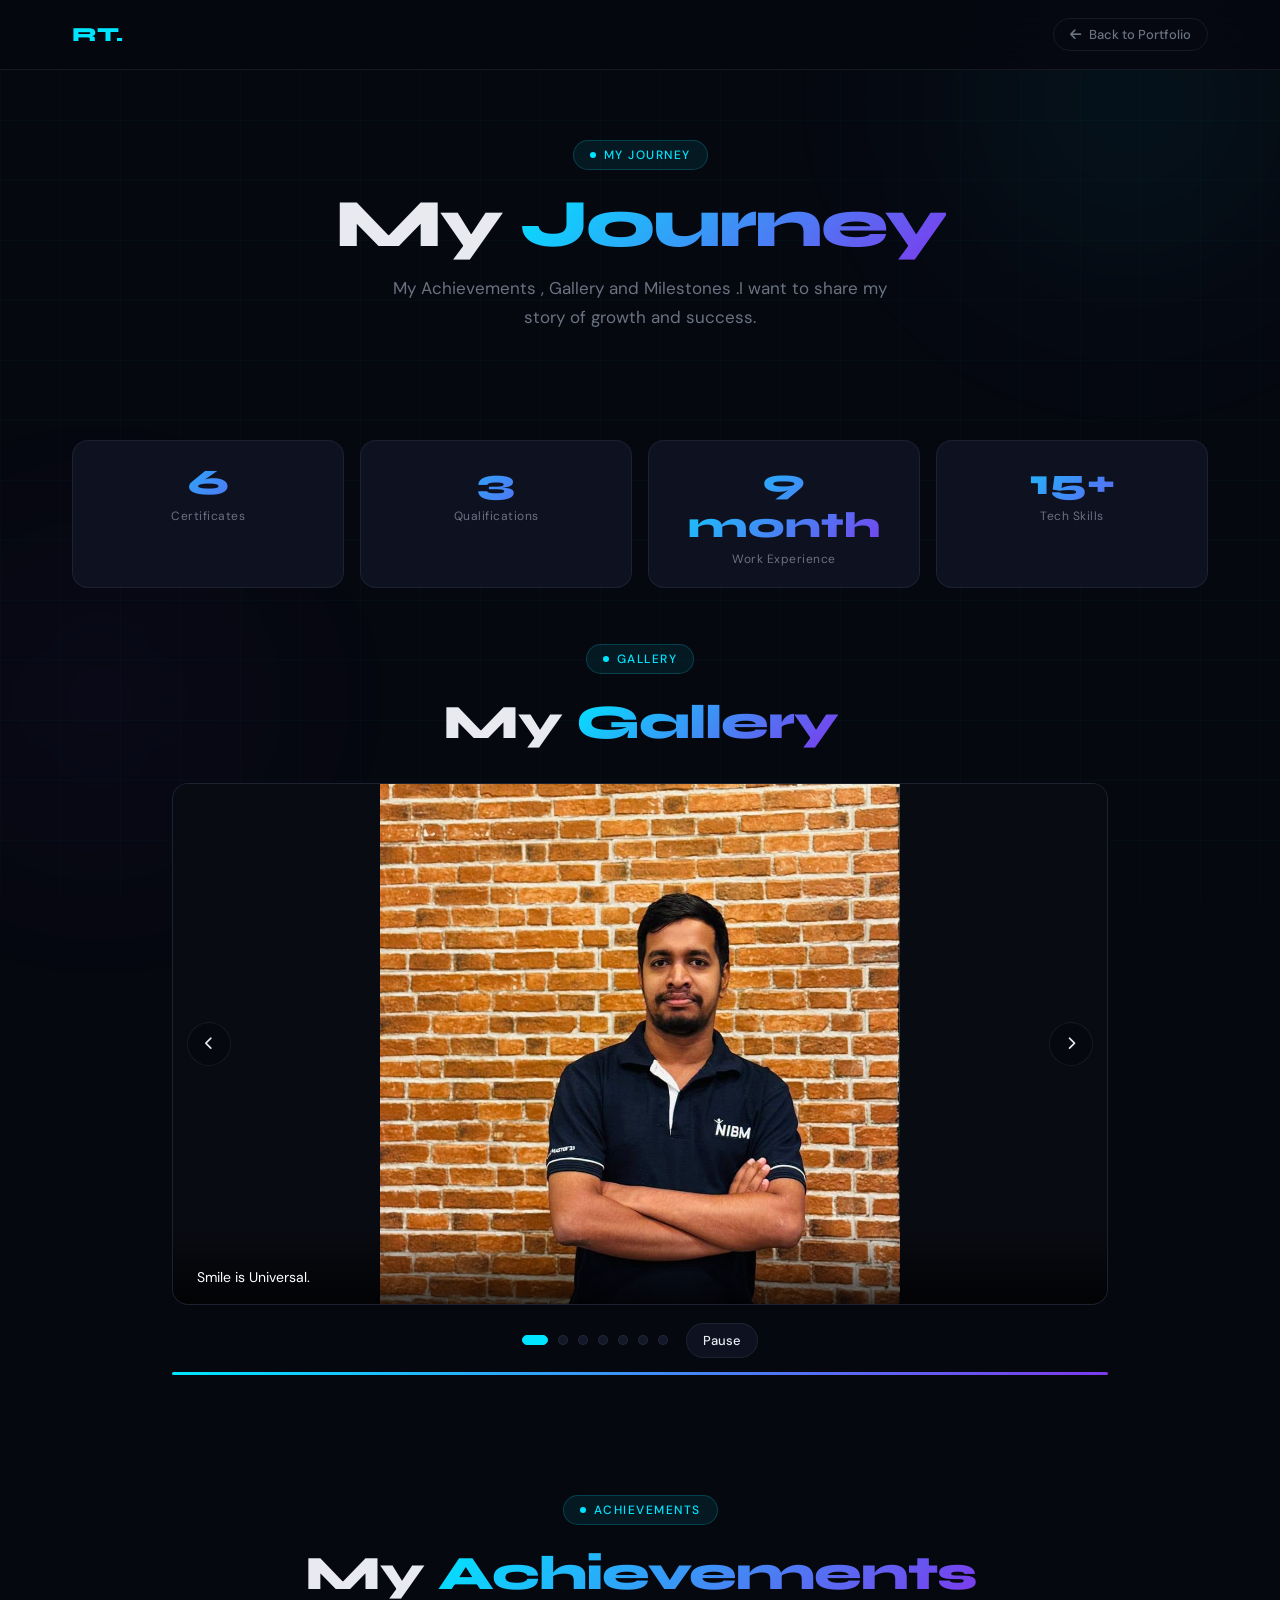
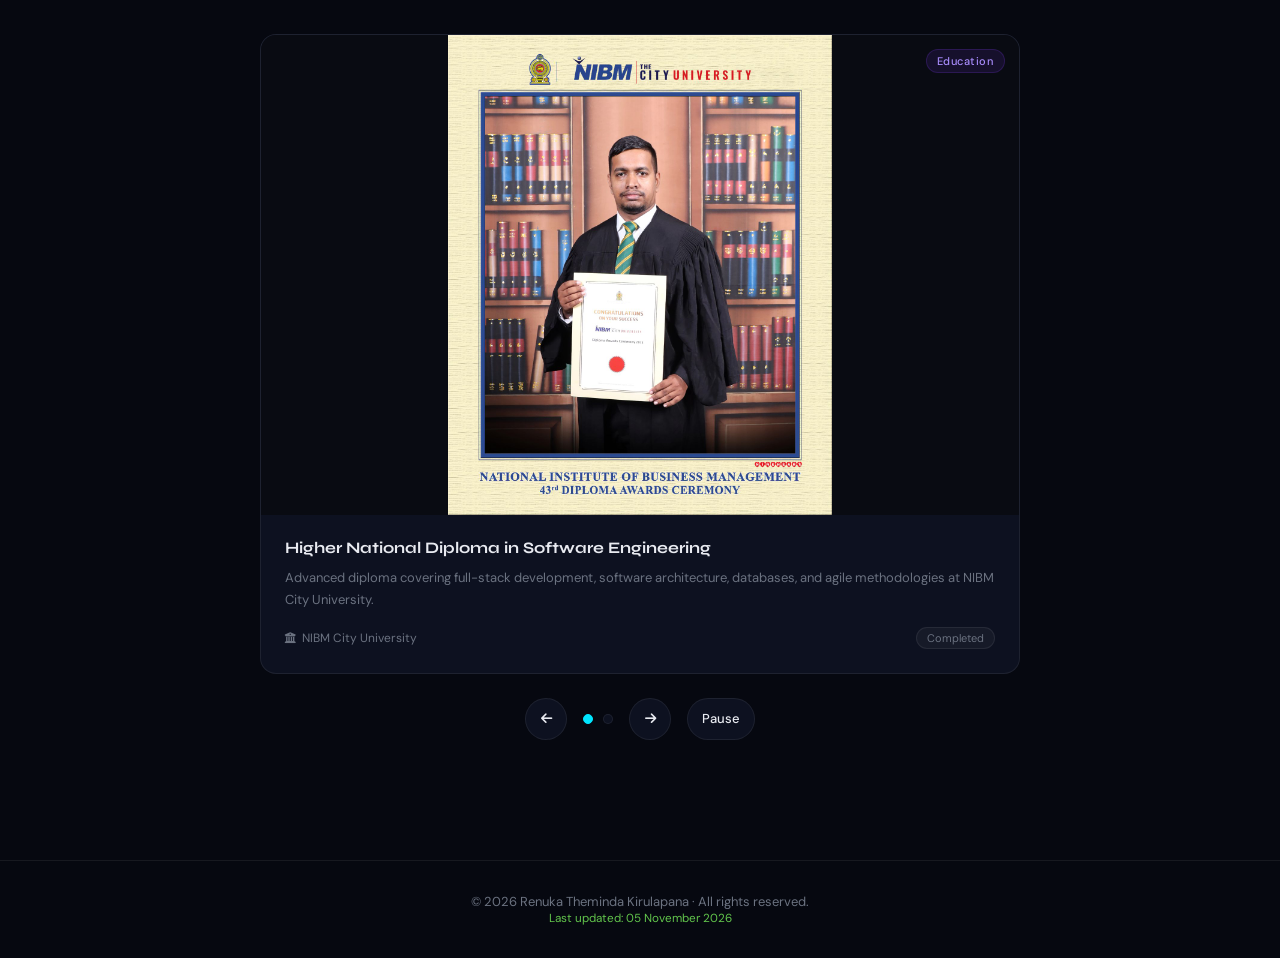
<file: achievements.html>
<!DOCTYPE html>
<html lang="en">

<head>
  <meta charset="UTF-8">
  <meta name="viewport" content="width=device-width, initial-scale=1.0">
  <link rel="icon" type="image/x-icon" href="images/logo.png">
  <title>Renuka Theminda | Achievements</title>

  <link href="https://cdnjs.cloudflare.com/ajax/libs/font-awesome/6.0.0/css/all.min.css" rel="stylesheet">
  <link
    href="https://fonts.googleapis.com/css2?family=Syne:wght@400;700;800&family=DM+Sans:wght@300;400;500&display=swap"
    rel="stylesheet">
  <style>
    *,
    *::before,
    *::after {
      margin: 0;
      padding: 0;
      box-sizing: border-box;
    }

    :root {
      --bg: #060810;
      --surface: #0d1120;
      --surface2: #131828;
      --border: rgba(255, 255, 255, 0.07);
      --text: #e8eaf0;
      --muted: #6b7280;
      --accent: #00e5ff;
      --accent2: #7c3aed;
      --accent3: #f59e0b;
      --radius: 16px;
    }

    html {
      scroll-behavior: smooth;
    }

    body {
      font-family: 'DM Sans', sans-serif;
      background: var(--bg);
      color: var(--text);
      overflow-x: hidden;
      min-height: 100vh;
    }

    ::-webkit-scrollbar {
      width: 4px;
    }

    ::-webkit-scrollbar-track {
      background: var(--bg);
    }

    ::-webkit-scrollbar-thumb {
      background: var(--accent);
      border-radius: 2px;
    }

    body::after {
      content: '';
      position: fixed;
      inset: 0;
      z-index: 0;
      pointer-events: none;
      background-image:
        linear-gradient(rgba(0, 229, 255, 0.025) 1px, transparent 1px),
        linear-gradient(90deg, rgba(0, 229, 255, 0.025) 1px, transparent 1px);
      background-size: 60px 60px;
      animation: gridMove 20s linear infinite;
    }

    @keyframes gridMove {
      from {
        background-position: 0 0
      }

      to {
        background-position: 60px 60px
      }
    }

    .blob {
      position: fixed;
      border-radius: 50%;
      filter: blur(90px);
      pointer-events: none;
      z-index: 0;
    }

    .blob-1 {
      width: 500px;
      height: 500px;
      background: radial-gradient(circle, rgba(0, 229, 255, 0.08), transparent 70%);
      top: -150px;
      right: -100px;
      animation: float 9s ease-in-out infinite;
    }

    .blob-2 {
      width: 400px;
      height: 400px;
      background: radial-gradient(circle, rgba(124, 58, 237, 0.07), transparent 70%);
      bottom: 0;
      left: -100px;
      animation: float 12s ease-in-out infinite reverse;
    }

    @keyframes float {

      0%,
      100% {
        transform: translateY(0)
      }

      50% {
        transform: translateY(-30px)
      }
    }

    nav {
      position: fixed;
      top: 0;
      width: 100%;
      z-index: 100;
      padding: 18px 0;
      background: rgba(6, 8, 16, 0.85);
      backdrop-filter: blur(20px);
      border-bottom: 1px solid var(--border);
    }

    .nav-inner {
      max-width: 1200px;
      margin: 0 auto;
      padding: 0 32px;
      display: flex;
      align-items: center;
      gap: 16px;
    }

    .back-btn {
      display: inline-flex;
      align-items: center;
      gap: 8px;
      color: var(--muted);
      text-decoration: none;
      font-size: 13px;
      font-weight: 500;
      padding: 7px 16px;
      border-radius: 50px;
      border: 1px solid var(--border);
      transition: all 0.3s;
    }

    .back-btn:hover {
      color: var(--accent);
      border-color: rgba(0, 229, 255, 0.3);
    }

    .nav-logo {
      font-family: 'Syne', sans-serif;
      font-weight: 800;
      font-size: 20px;
      color: var(--accent);
      text-decoration: none;
      margin-right: auto;
    }

    .page-header {
      position: relative;
      z-index: 2;
      padding: 140px 0 60px;
      text-align: center;
    }

    .section-tag {
      display: inline-flex;
      align-items: center;
      gap: 8px;
      background: rgba(0, 229, 255, 0.08);
      border: 1px solid rgba(0, 229, 255, 0.2);
      border-radius: 50px;
      padding: 6px 16px;
      font-size: 12px;
      font-weight: 500;
      color: var(--accent);
      letter-spacing: 1.5px;
      text-transform: uppercase;
      margin-bottom: 20px;
    }

    .section-tag::before {
      content: '';
      width: 6px;
      height: 6px;
      background: var(--accent);
      border-radius: 50%;
      animation: blink 1.5s infinite;
    }

    @keyframes blink {

      0%,
      100% {
        opacity: 1
      }

      50% {
        opacity: 0
      }
    }

    .page-title {
      font-family: 'Syne', sans-serif;
      font-size: clamp(40px, 6vw, 68px);
      font-weight: 800;
      letter-spacing: -2px;
      line-height: 1;
      margin-bottom: 16px;
    }

    .page-title span {
      background: linear-gradient(135deg, var(--accent), var(--accent2));
      -webkit-background-clip: text;
      -webkit-text-fill-color: transparent;
      background-clip: text;
    }

    .page-sub {
      color: var(--muted);
      font-size: 17px;
      max-width: 500px;
      margin: 0 auto 48px;
      line-height: 1.7;
    }

    .filters {
      display: flex;
      justify-content: center;
      gap: 8px;
      flex-wrap: wrap;
      margin-bottom: 64px;
      position: relative;
      z-index: 2;
      padding: 0 16px;
    }

    .filter-btn {
      padding: 8px 20px;
      border-radius: 50px;
      border: 1px solid var(--border);
      background: transparent;
      color: var(--muted);
      font-family: 'DM Sans', sans-serif;
      font-size: 13px;
      font-weight: 500;
      cursor: pointer;
      transition: all 0.3s;
    }

    .filter-btn.active,
    .filter-btn:hover {
      background: var(--accent);
      color: #000;
      border-color: var(--accent);
    }

    .gallery-section {
      max-width: 1200px;
      margin: 0 auto;
      padding: 0 32px 120px;
      position: relative;
      z-index: 2;
    }

    .gallery-grid {
      display: grid;
      grid-auto-columns: 100%;
      grid-auto-flow: column;
      transition: transform 0.6s cubic-bezier(0.16, 1, 0.3, 1);
      will-change: transform;
    }

    .gallery-viewport {
      overflow: hidden;
      width: 100%;
      border-radius: var(--radius);
      touch-action: pan-y;
    }

    .achieve-card {
      width: min(100%, 760px);
      justify-self: center;
    }

    .achieve-card {
      background: var(--surface);
      border: 1px solid var(--border);
      border-radius: var(--radius);
      overflow: hidden;
      transition: transform 0.4s cubic-bezier(0.16, 1, 0.3, 1),
        box-shadow 0.4s, border-color 0.4s;
      cursor: default;
      opacity: 0;
      transform: translateY(30px);
      animation: cardIn 0.6s forwards;
    }

    .achieve-card:hover {
      transform: translateY(-10px) scale(1.01);
      box-shadow: 0 30px 60px rgba(0, 0, 0, 0.5), 0 0 40px rgba(0, 229, 255, 0.12);
      border-color: rgba(0, 229, 255, 0.25);
    }

    .achieve-card.tall .card-visual {
      height: 260px;
    }

    .achieve-card.wide .card-visual {
      height: 220px;
    }

    .achieve-card[hidden] {
      display: none;
    }

    .achieve-card.photo-card .card-visual {
      height: clamp(300px, 52vw, 480px);
      background: #090b12;
    }

    .gallery-controls {
      display: flex;
      align-items: center;
      justify-content: center;
      gap: 16px;
      margin-top: 24px;
    }

    .gallery-controls[hidden] {
      display: none;
    }

    .gallery-control,
    .gallery-dot {
      display: inline-flex;
      align-items: center;
      justify-content: center;
      color: var(--text);
      background: var(--surface);
      border: 1px solid var(--border);
      cursor: pointer;
      transition: color 0.2s, border-color 0.2s, background 0.2s;
    }

    .gallery-control {
      min-width: 42px;
      min-height: 42px;
      padding: 0 14px;
      border-radius: 50px;
      gap: 8px;
      font: 500 13px 'DM Sans', sans-serif;
    }

    .gallery-dot {
      width: 10px;
      height: 10px;
      padding: 0;
      border-radius: 50%;
    }

    .gallery-control:hover,
    .gallery-control:focus-visible,
    .gallery-dot:hover,
    .gallery-dot:focus-visible,
    .gallery-dot[aria-current="true"] {
      color: #000;
      background: var(--accent);
      border-color: var(--accent);
    }

    .gallery-control:focus-visible,
    .gallery-dot:focus-visible {
      outline: 2px solid var(--text);
      outline-offset: 3px;
    }

    .gallery-dots {
      display: flex;
      align-items: center;
      justify-content: center;
      gap: 10px;
    }

    @keyframes cardIn {
      to {
        opacity: 1;
        transform: translateY(0);
      }
    }

    .achieve-card:nth-child(1) {
      animation-delay: 0.05s;
    }

    .achieve-card:nth-child(2) {
      animation-delay: 0.12s;
    }

    .achieve-card:nth-child(3) {
      animation-delay: 0.18s;
    }

    .achieve-card:nth-child(4) {
      animation-delay: 0.24s;
    }

    .achieve-card:nth-child(5) {
      animation-delay: 0.30s;
    }

    .achieve-card:nth-child(6) {
      animation-delay: 0.36s;
    }

    .achieve-card:nth-child(7) {
      animation-delay: 0.42s;
    }

    .achieve-card:nth-child(8) {
      animation-delay: 0.48s;
    }

    /* ── CARD VISUAL ─────────────────────────────────────────── */
    .card-visual {
      height: 180px;
      position: relative;
      overflow: hidden;
      display: flex;
      align-items: center;
      justify-content: center;
    }

    .card-visual .card-bg-img {
      position: absolute;
      inset: 0;
      width: 100%;
      height: 100%;
      object-fit: contain;
      object-position: center;
      opacity: 1;
      z-index: 1;
      transition: transform 0.6s cubic-bezier(0.16, 1, 0.3, 1);
    }

    .achieve-card:hover .card-bg-img {
      transform: scale(1.06);
    }

    .achieve-card.photo-card:hover .card-bg-img {
      transform: none;
    }

    .card-visual-bg {
      position: absolute;
      inset: 0;
    }

    .achieve-card:hover .card-visual-bg {
      transform: scale(1.06);
    }

    .card-visual-bg.cert {
      background: linear-gradient(135deg, #0a1628, #0e2040);
    }

    .card-visual-bg.edu {
      background: linear-gradient(135deg, #100a28, #1a0f40);
    }

    .card-visual-bg.work {
      background: linear-gradient(135deg, #0a1e1a, #0d2e25);
    }

    .card-visual-bg.skill {
      background: linear-gradient(135deg, #1a1008, #2a1c0d);
    }

    .card-visual-bg.award {
      background: linear-gradient(135deg, #1a0a14, #280f1e);
    }

    .card-icon-wrap {
      position: relative;
      z-index: 1;
      width: 72px;
      height: 72px;
      border-radius: 20px;
      display: flex;
      align-items: center;
      justify-content: center;
      font-size: 32px;
      transition: transform 0.4s cubic-bezier(0.16, 1, 0.3, 1);
    }

    .achieve-card:hover .card-icon-wrap {
      transform: scale(1.15) rotate(-5deg);
    }

    .card-icon-wrap.cert {
      background: rgba(0, 229, 255, 0.1);
      color: var(--accent);
      border: 1px solid rgba(0, 229, 255, 0.2);
    }

    .card-icon-wrap.edu {
      background: rgba(124, 58, 237, 0.1);
      color: #a78bfa;
      border: 1px solid rgba(124, 58, 237, 0.2);
    }

    .card-icon-wrap.work {
      background: rgba(16, 185, 129, 0.1);
      color: #34d399;
      border: 1px solid rgba(16, 185, 129, 0.2);
    }

    .card-icon-wrap.skill {
      background: rgba(245, 158, 11, 0.1);
      color: var(--accent3);
      border: 1px solid rgba(245, 158, 11, 0.2);
    }

    .card-icon-wrap.award {
      background: rgba(236, 72, 153, 0.1);
      color: #f472b6;
      border: 1px solid rgba(236, 72, 153, 0.2);
    }

    .card-badge {
      position: absolute;
      top: 14px;
      right: 14px;
      font-size: 11px;
      padding: 4px 10px;
      border-radius: 50px;
      font-weight: 500;
      letter-spacing: 0.5px;
      z-index: 2;
    }

    .badge-cert {
      background: rgba(0, 229, 255, 0.12);
      color: var(--accent);
      border: 1px solid rgba(0, 229, 255, 0.2);
    }

    .badge-edu {
      background: rgba(124, 58, 237, 0.12);
      color: #a78bfa;
      border: 1px solid rgba(124, 58, 237, 0.2);
    }

    .badge-work {
      background: rgba(16, 185, 129, 0.12);
      color: #34d399;
      border: 1px solid rgba(16, 185, 129, 0.2);
    }

    .badge-skill {
      background: rgba(245, 158, 11, 0.12);
      color: var(--accent3);
      border: 1px solid rgba(245, 158, 11, 0.2);
    }

    .badge-award {
      background: rgba(236, 72, 153, 0.12);
      color: #f472b6;
      border: 1px solid rgba(236, 72, 153, 0.2);
    }

    .card-visual::after {
      content: '';
      position: absolute;
      inset: 0;
      background: linear-gradient(135deg, transparent 40%, rgba(255, 255, 255, 0.04) 50%, transparent 60%);
      transform: translateX(-100%);
      transition: transform 0.6s;
      z-index: 1;
    }

    .achieve-card:hover .card-visual::after {
      transform: translateX(100%);
    }

    .card-body {
      padding: 22px 24px 24px;
    }

    .card-body h3 {
      font-family: 'Syne', sans-serif;
      font-size: 16px;
      font-weight: 700;
      line-height: 1.35;
      margin-bottom: 8px;
    }

    .card-body p {
      color: var(--muted);
      font-size: 13px;
      line-height: 1.7;
      margin-bottom: 16px;
    }

    .card-meta {
      display: flex;
      align-items: center;
      justify-content: space-between;
      flex-wrap: wrap;
      gap: 8px;
    }

    .card-org {
      font-size: 12px;
      color: var(--muted);
      display: flex;
      align-items: center;
      gap: 6px;
    }

    .card-org i {
      font-size: 11px;
    }

    .card-date {
      font-size: 11px;
      padding: 3px 10px;
      border-radius: 50px;
      background: rgba(255, 255, 255, 0.04);
      border: 1px solid var(--border);
      color: var(--muted);
    }

    .card-link {
      display: inline-flex;
      align-items: center;
      gap: 6px;
      font-size: 12px;
      color: var(--accent);
      text-decoration: none;
      font-weight: 500;
      margin-top: 14px;
      transition: gap 0.3s;
    }

    .card-link:hover {
      gap: 10px;
    }

    .stats-row {
      display: grid;
      grid-template-columns: repeat(4, 1fr);
      gap: 16px;
      margin-bottom: 56px;
      position: relative;
      z-index: 2;
      max-width: 1200px;
      margin: 0 auto 56px;
      padding: 0 32px;
    }

    .stat-box {
      background: var(--surface);
      border: 1px solid var(--border);
      border-radius: var(--radius);
      padding: 20px 24px;
      text-align: center;
      transition: all 0.3s;
    }

    .stat-box:hover {
      border-color: rgba(0, 229, 255, 0.2);
      transform: translateY(-4px);
    }

    .stat-num {
      font-family: 'Syne', sans-serif;
      font-size: 36px;
      font-weight: 800;
      background: linear-gradient(135deg, var(--accent), var(--accent2));
      -webkit-background-clip: text;
      -webkit-text-fill-color: transparent;
      background-clip: text;
    }

    .stat-label {
      font-size: 12px;
      color: var(--muted);
      margin-top: 4px;
      letter-spacing: 0.5px;
    }

    .page-footer {
      border-top: 1px solid var(--border);
      padding: 32px;
      text-align: center;
      color: var(--muted);
      font-size: 13px;
      position: relative;
      z-index: 2;
    }

    /* ── PHOTO GALLERY SLIDER ── */
    .pg-section {
      max-width: 1000px;
      margin: 0 auto;
      padding: 0 32px 120px;
      position: relative;
      z-index: 2;
    }

    .pg-head {
      text-align: center;
      margin-bottom: 32px;
    }

    .pg-title {
      font-family: 'Syne', sans-serif;
      font-size: clamp(30px, 5vw, 48px);
      font-weight: 800;
      letter-spacing: -1px;
    }

    .pg-title span {
      background: linear-gradient(135deg, var(--accent), var(--accent2));
      -webkit-background-clip: text;
      -webkit-text-fill-color: transparent;
      background-clip: text;
    }

    .pg-viewport {
      position: relative;
      overflow: hidden;
      border-radius: var(--radius);
      border: 1px solid var(--border);
      background: var(--surface);
      touch-action: pan-y;
    }

    .pg-track {
      display: flex;
      transition: transform 0.7s cubic-bezier(0.16, 1, 0.3, 1);
      will-change: transform;
    }

    .pg-slide {
      position: relative;
      flex: 0 0 100%;
      margin: 0;
      height: clamp(260px, 52vw, 520px);
      background: #090b12;
    }

    .pg-slide img {
      width: 100%;
      height: 100%;
      object-fit: contain;
      display: block;
    }

    .pg-slide figcaption {
      position: absolute;
      left: 0;
      right: 0;
      bottom: 0;
      padding: 40px 24px 18px;
      font-size: 14px;
      color: #fff;
      background: linear-gradient(transparent, rgba(0, 0, 0, 0.75));
    }

    .pg-arrow {
      position: absolute;
      top: 50%;
      transform: translateY(-50%);
      width: 44px;
      height: 44px;
      border-radius: 50%;
      border: 1px solid var(--border);
      background: rgba(6, 8, 16, 0.7);
      color: var(--text);
      cursor: pointer;
      backdrop-filter: blur(8px);
      transition: background 0.2s, color 0.2s;
    }

    .pg-arrow:hover,
    .pg-arrow:focus-visible {
      background: var(--accent);
      color: #000;
    }

    .pg-prev {
      left: 14px;
    }

    .pg-next {
      right: 14px;
    }

    .pg-bar {
      display: flex;
      align-items: center;
      justify-content: center;
      gap: 18px;
      margin-top: 18px;
    }

    .pg-dots {
      display: flex;
      gap: 10px;
    }

    .pg-dot {
      width: 10px;
      height: 10px;
      padding: 0;
      border-radius: 50%;
      border: 1px solid var(--border);
      background: var(--surface2);
      cursor: pointer;
      transition: all 0.3s;
    }

    .pg-dot[aria-current="true"] {
      background: var(--accent);
      border-color: var(--accent);
      width: 26px;
      border-radius: 10px;
    }

    .pg-toggle {
      padding: 8px 16px;
      border-radius: 50px;
      border: 1px solid var(--border);
      background: var(--surface);
      color: var(--text);
      font: 500 13px 'DM Sans', sans-serif;
      cursor: pointer;
    }

    .pg-toggle:hover {
      background: var(--accent);
      color: #000;
    }

    .pg-progress {
      height: 3px;
      background: var(--surface2);
      border-radius: 3px;
      margin-top: 14px;
      overflow: hidden;
    }

    .pg-progress span {
      display: block;
      height: 100%;
      width: 0;
      background: linear-gradient(90deg, var(--accent), var(--accent2));
    }

    @media (max-width: 580px) {
      .pg-section {
        padding: 0 16px 80px;
      }

      .pg-arrow {
        width: 38px;
        height: 38px;
      }
    }

    /* ── RESPONSIVE ──────────────────────────────────────────── */
    @media (max-width: 900px) {
      .stats-row {
        grid-template-columns: repeat(2, 1fr);
      }
    }

    @media (max-width: 580px) {
      .gallery-controls {
        gap: 10px;
      }

      .gallery-control {
        min-width: 40px;
        min-height: 40px;
      }

      .achieve-card.tall .card-visual {
        height: 200px;
      }

      .stats-row {
        grid-template-columns: repeat(2, 1fr);
        padding: 0 16px;
      }

      .gallery-section {
        padding: 0 16px 80px;
      }

      .nav-inner {
        padding: 0 16px;
      }

      .page-header {
        padding: 120px 16px 40px;
      }

      .page-title {
        letter-spacing: -1px;
      }

      .page-sub {
        font-size: 15px;
      }

      .card-body {
        padding: 16px 18px 20px;
      }

      .stat-num {
        font-size: 28px;
      }
    }

    @media (prefers-reduced-motion: reduce) {

      *,
      *::before,
      *::after {
        scroll-behavior: auto !important;
        animation-duration: 0.01ms !important;
        animation-iteration-count: 1 !important;
        transition-duration: 0.01ms !important;
      }
    }
  </style>
</head>

<body>

  <div class="blob blob-1"></div>
  <div class="blob blob-2"></div>

  <!-- NAV -->
  <nav>
    <div class="nav-inner">
      <a href="index.html" class="nav-logo">RT.</a>
      <a href="index.html" class="back-btn"><i class="fas fa-arrow-left"></i> Back to Portfolio</a>
    </div>
  </nav>

  <!-- HEADER -->
  <div class="page-header">
    <span class="section-tag">My Journey</span>
    <h1 class="page-title">My <span>Journey</span></h1>
    <p class="page-sub">My Achievements , Gallery  and Milestones .I want to share my story of growth and success. </p>

    
  </div>

  <!-- STATS -->
  <div class="stats-row">
    <div class="stat-box">
      <div class="stat-num">6</div>
      <div class="stat-label">Certificates</div>
    </div>
    <div class="stat-box">
      <div class="stat-num">3</div>
      <div class="stat-label">Qualifications</div>
    </div>
    <div class="stat-box">
      <div class="stat-num">9 month</div>
      <div class="stat-label">Work Experience</div>
    </div>
    <div class="stat-box">
      <div class="stat-num">15+</div>
      <div class="stat-label">Tech Skills</div>
    </div>
  </div>

  <!-- PHOTO GALLERY SLIDER -->
  <section class="pg-section">
    <div class="pg-head">
      <span class="section-tag">Gallery</span>
      <h2 class="pg-title">My <span>Gallery</span></h2>
    </div>

    <div class="pg" id="pg" role="region" aria-roledescription="carousel" aria-label="Photo gallery">
      <div class="pg-viewport" id="pg-viewport">
        <div class="pg-track" id="pg-track">
          <figure class="pg-slide">
            <img src="images/my/a.jpg" alt="Photo 1" loading="lazy">
            <figcaption>Smile is Universal.</figcaption>
          </figure>
          <figure class="pg-slide">
            <img src="images/my/g.jpg" alt="Photo 2" loading="lazy">
            <figcaption>Hikkaduwa</figcaption>
          </figure>
          <figure class="pg-slide">
            <img src="images/my/h.jpg" alt="Photo 2" loading="lazy">
            <figcaption>Hikkaduwa</figcaption>
          </figure>
          <figure class="pg-slide">
            <img src="images/my/c.jpg" alt="Photo 3" loading="lazy">
            <figcaption>Visited to Sripada 2024</figcaption>
          </figure>
           <figure class="pg-slide">
            <img src="images/my/d.jpg" alt="Photo 3" loading="lazy">
            <figcaption>NIBM Robotic Workshop</figcaption>
          </figure>
           <figure class="pg-slide">
            <img src="images/my/e.jpg" alt="Photo 3" loading="lazy">
            <figcaption>NIBM Reach 2023</figcaption>
          </figure>
           <figure class="pg-slide">
            <img src="images/my/f.jpg" alt="Photo 3" loading="lazy">
            <figcaption>Galle</figcaption>
          </figure>
          <!-- add more <figure class="pg-slide"> blocks as needed -->
        </div>

        <button class="pg-arrow pg-prev" id="pg-prev" type="button" aria-label="Previous photo">
          <i class="fas fa-chevron-left"></i>
        </button>
        <button class="pg-arrow pg-next" id="pg-next" type="button" aria-label="Next photo">
          <i class="fas fa-chevron-right"></i>
        </button>
      </div>

      <div class="pg-bar">
        <div class="pg-dots" id="pg-dots"></div>
        <button class="pg-toggle" id="pg-toggle" type="button">Pause</button>
      </div>
      <div class="pg-progress"><span id="pg-progress"></span></div>
    </div>
  </section>

  <!-- GALLERY -->
  <div class="gallery-section">
    <div class="gallery-viewport" id="gallery-viewport" role="region" aria-label="My achievements"
      aria-roledescription="carousel">
       <div class="pg-head">
      <span class="section-tag">Achievements</span>
      <h2 class="pg-title">My <span>Achievements</span></h2>
    </div>
      <div class="gallery-grid" id="gallery">

        <!-- Education 1 - wide -->
        <article class="achieve-card wide photo-card" data-cat="edu">
          <div class="card-visual">

            <span class="card-badge badge-edu">Education</span>

            <img src="images/awrd.jpeg" alt="NIBM Diploma Awards" class="card-bg-img">

          </div>
          <div class="card-body">
            <h3>Higher National Diploma in Software Engineering</h3>
            <p>Advanced diploma covering full-stack development, software architecture, databases, and agile
              methodologies at NIBM City University.</p>
            <div class="card-meta">
              <span class="card-org"><i class="fas fa-university"></i> NIBM City University</span>
              <span class="card-date">Completed</span>
            </div>
          </div>
        </article>

        

        <!-- Education 3 -->
        <article class="achieve-card photo-card" data-cat="edu">
          <div class="card-visual">
            <div class="card-visual-bg edu"></div>
            <span class="card-badge badge-edu">Education</span>
            <img src="images/th.jpg" alt="ST/Aloysius College" class="card-bg-img">

          </div>
          <div class="card-body">
            <h3>G.C.E Advanced Level — Commerce</h3>
            <p>Commerce stream at ST/Aloysius College, Galle — building analytical and logical thinking foundations.</p>
            <div class="card-meta">
              <span class="card-org"><i class="fas fa-school"></i> ST/Aloysius College — Galle</span>
              <span class="card-date">2019</span>
            </div>
          </div>
        </article>

      </div>
    </div>
    <div class="gallery-controls" aria-label="Gallery controls">
      <button class="gallery-control" id="gallery-prev" type="button" aria-label="Previous achievement">
        <i class="fas fa-arrow-left" aria-hidden="true"></i>
      </button>
      <div class="gallery-dots" id="gallery-dots" aria-label="Choose an achievement"></div>
      <button class="gallery-control" id="gallery-next" type="button" aria-label="Next achievement">
        <i class="fas fa-arrow-right" aria-hidden="true"></i>
      </button>
      <button class="gallery-control" id="gallery-toggle" type="button">Pause</button>
    </div>
  </div>

  <div class="page-footer">© 2026 Renuka Theminda Kirulapana · All rights reserved.
    <p style="text-align: center;color: #62c54c;font-size: 0.9em;">Last updated: 05 November 2026</p>
  </div>

  <script>
    const gallery = document.getElementById('gallery');
    const galleryViewport = document.getElementById('gallery-viewport');
    const galleryCards = Array.from(gallery.querySelectorAll('.achieve-card'));
    const galleryDots = document.getElementById('gallery-dots');
    const galleryControls = document.querySelector('.gallery-controls');
    const galleryToggle = document.getElementById('gallery-toggle');
    const reducedMotion = window.matchMedia('(prefers-reduced-motion: reduce)');
    let visibleCards = galleryCards;
    let currentIndex = 0;
    let autoplayTimer;
    let isPaused = reducedMotion.matches;
    let isHovered = false;
    let hasFocus = false;
    let touchStartX = null;
    galleryToggle.textContent = isPaused ? 'Play' : 'Pause';
    galleryToggle.setAttribute('aria-label', isPaused ? 'Resume autoplay' : 'Pause autoplay');

    function updateGallery() {
      currentIndex = visibleCards.length ? currentIndex % visibleCards.length : 0;
      gallery.style.transform = `translateX(-${currentIndex * 100}%)`;
      galleryCards.forEach(card => {
        const active = visibleCards[currentIndex] === card;
        card.setAttribute('aria-hidden', String(!active));
        card.toggleAttribute('inert', !active);
        if (visibleCards.includes(card)) {
          card.setAttribute('aria-label', `Achievement ${visibleCards.indexOf(card) + 1} of ${visibleCards.length}`);
          card.setAttribute('aria-roledescription', 'slide');
        }
      });

      galleryDots.replaceChildren(...visibleCards.map((card, index) => {
        const dot = document.createElement('button');
        dot.type = 'button';
        dot.className = 'gallery-dot';
        dot.setAttribute('aria-label', `Show achievement ${index + 1}`);
        dot.setAttribute('aria-current', String(index === currentIndex));
        dot.addEventListener('click', () => showSlide(index));
        return dot;
      }));

      galleryControls.hidden = visibleCards.length < 2;
    }

    function showSlide(index) {
      if (!visibleCards.length) return;
      currentIndex = (index + visibleCards.length) % visibleCards.length;
      updateGallery();
    }

    function startAutoplay() {
      window.clearInterval(autoplayTimer);
      if (!isPaused && !isHovered && !hasFocus && !document.hidden && visibleCards.length > 1) {
        autoplayTimer = window.setInterval(() => showSlide(currentIndex + 1), 5000);
      }
    }

    function filterCards(category, button) {
      document.querySelectorAll('.filter-btn').forEach(filter => filter.classList.remove('active'));
      button.classList.add('active');
      visibleCards = galleryCards.filter(card => category === 'all' || card.dataset.cat === category);
      galleryCards.forEach(card => {
        card.hidden = !visibleCards.includes(card);
      });
      currentIndex = 0;
      updateGallery();
      startAutoplay();
    }

    /* ── PHOTO GALLERY SLIDER ── */
    (function () {
      const track = document.getElementById('pg-track');
      const viewport = document.getElementById('pg-viewport');
      const slides = Array.from(track.children);
      const dotsWrap = document.getElementById('pg-dots');
      const toggle = document.getElementById('pg-toggle');
      const progress = document.getElementById('pg-progress');
      const DELAY = 4000; // ms between slides

      let index = 0, timer = null, paused = reducedMotion.matches, hovered = false, startX = null;

      slides.forEach((_, i) => {
        const d = document.createElement('button');
        d.type = 'button';
        d.className = 'pg-dot';
        d.setAttribute('aria-label', `Show photo ${i + 1}`);
        d.addEventListener('click', () => { go(i); restart(); });
        dotsWrap.appendChild(d);
      });

      function render() {
        track.style.transform = `translateX(-${index * 100}%)`;
        Array.from(dotsWrap.children).forEach((d, i) => d.setAttribute('aria-current', String(i === index)));
        slides.forEach((s, i) => s.setAttribute('aria-hidden', String(i !== index)));
      }

      function go(i) { index = (i + slides.length) % slides.length; render(); }

      function animateProgress() {
        progress.style.transition = 'none';
        progress.style.width = '0';
        if (paused || hovered) return;
        void progress.offsetWidth; // restart animation
        progress.style.transition = `width ${DELAY}ms linear`;
        progress.style.width = '100%';
      }

      function restart() {
        clearInterval(timer);
        animateProgress();
        if (!paused && !hovered && !document.hidden && slides.length > 1) {
          timer = setInterval(() => { go(index + 1); animateProgress(); }, DELAY);
        }
      }

      document.getElementById('pg-prev').addEventListener('click', () => { go(index - 1); restart(); });
      document.getElementById('pg-next').addEventListener('click', () => { go(index + 1); restart(); });

      toggle.textContent = paused ? 'Play' : 'Pause';
      toggle.addEventListener('click', () => {
        paused = !paused;
        toggle.textContent = paused ? 'Play' : 'Pause';
        restart();
      });

      viewport.addEventListener('pointerenter', () => { hovered = true; restart(); });
      viewport.addEventListener('pointerleave', () => { hovered = false; restart(); });
      viewport.addEventListener('pointerdown', e => { startX = e.clientX; });
      viewport.addEventListener('pointerup', e => {
        if (startX === null) return;
        const dx = e.clientX - startX;
        if (Math.abs(dx) > 40) { go(index + (dx < 0 ? 1 : -1)); restart(); }
        startX = null;
      });
      document.addEventListener('visibilitychange', restart);

      render();
      restart();
    })();

    document.getElementById('gallery-prev').addEventListener('click', () => showSlide(currentIndex - 1));
    document.getElementById('gallery-next').addEventListener('click', () => showSlide(currentIndex + 1));
    galleryToggle.addEventListener('click', () => {
      isPaused = !isPaused;
      galleryToggle.textContent = isPaused ? 'Play' : 'Pause';
      galleryToggle.setAttribute('aria-label', isPaused ? 'Resume autoplay' : 'Pause autoplay');
      startAutoplay();
    });

    galleryViewport.addEventListener('pointerdown', event => {
      touchStartX = event.clientX;
    });
    galleryViewport.addEventListener('pointerup', event => {
      if (touchStartX === null) return;
      const swipeDistance = event.clientX - touchStartX;
      if (Math.abs(swipeDistance) > 40) {
        showSlide(currentIndex + (swipeDistance < 0 ? 1 : -1));
      }
      touchStartX = null;
    });
    galleryViewport.addEventListener('pointercancel', () => {
      touchStartX = null;
    });
    galleryViewport.addEventListener('pointerenter', () => {
      isHovered = true;
      startAutoplay();
    });
    galleryViewport.addEventListener('pointerleave', () => {
      isHovered = false;
      startAutoplay();
    });
    galleryViewport.addEventListener('focusin', () => {
      hasFocus = true;
      startAutoplay();
    });
    galleryViewport.addEventListener('focusout', event => {
      hasFocus = galleryViewport.contains(event.relatedTarget);
      startAutoplay();
    });
    document.addEventListener('visibilitychange', startAutoplay);

    updateGallery();
    startAutoplay();

  </script>
</body>

</html>
</file>
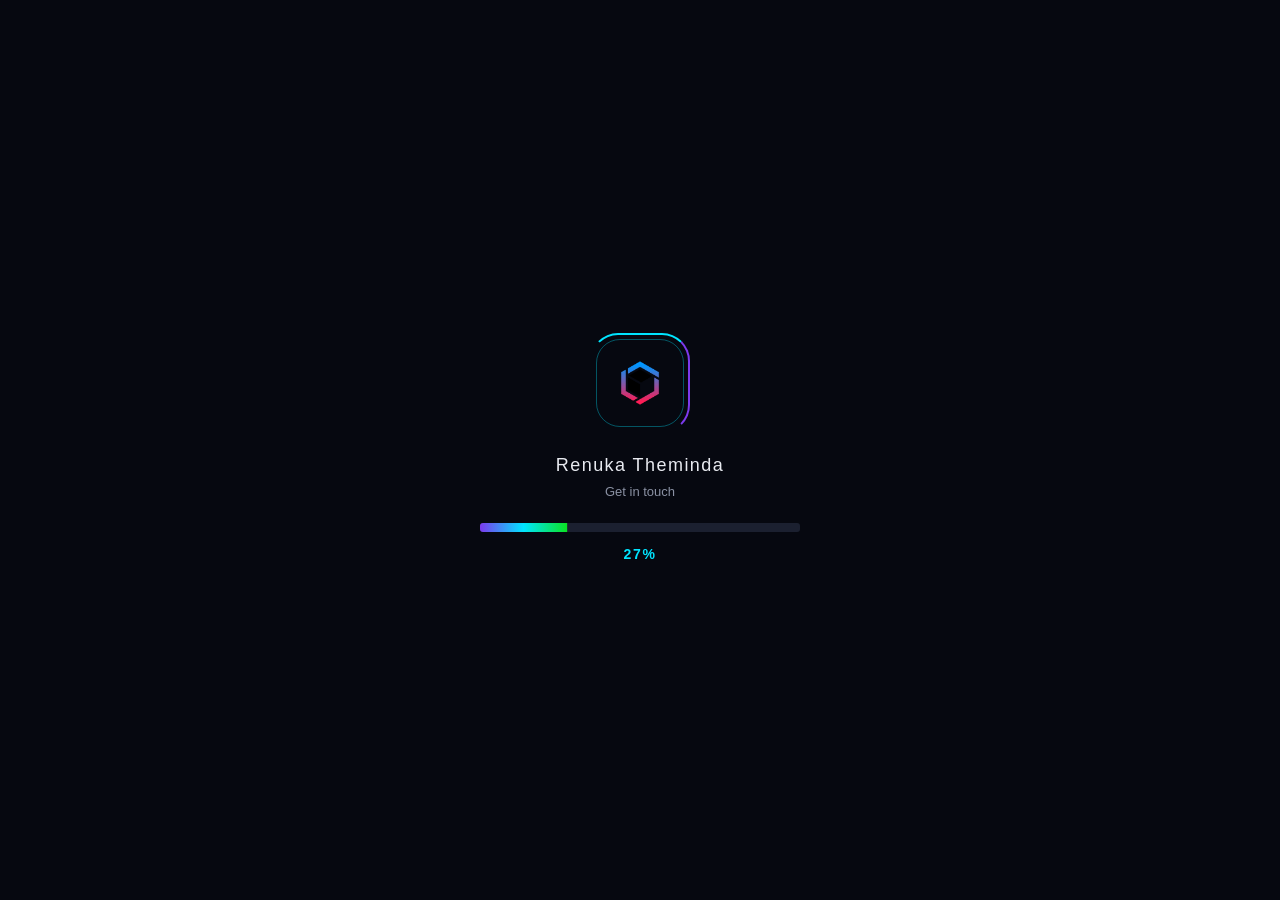
<file: animation.html>
<!DOCTYPE html>
<html lang="en">
<head>
  <meta charset="UTF-8">
  <meta name="viewport" content="width=device-width, initial-scale=1.0">
  <meta name="theme-color" content="#060810">
  <link rel="icon" type="image/x-icon" href="images/logo.png">
  <title>Loading portfolio</title>
  <style>
    * {
      box-sizing: border-box;
    }

    body {
      min-height: 100vh;
      margin: 0;
      display: grid;
      place-items: center;
      overflow: hidden;
      background: #060810;
      color: #e8eaf0;
      font-family: "DM Sans", "Segoe UI", sans-serif;
    }

    .loader {
      width: min(320px, calc(100vw - 48px));
      text-align: center;
    }

    .monogram {
      position: relative;
      display: grid;
      width: 88px;
      height: 88px;
      margin: 0 auto 28px;
      place-items: center;
      border: 1px solid rgba(0, 229, 255, 0.35);
      border-radius: 24px;
      color: #00e5ff;
      font-size: 30px;
      font-weight: 800;
      letter-spacing: -3px;
      animation: glow 1.4s ease-in-out infinite alternate;
    }

    .monogram::before {
      position: absolute;
      inset: -7px;
      border: 2px solid transparent;
      border-top-color: #00e5ff;
      border-right-color: #7c3aed;
      border-radius: 28px;
      content: "";
      animation: spin 1.5s linear infinite;
    }

    h1 {
      margin: 0;
      font-size: 18px;
      font-weight: 500;
      letter-spacing: 0.08em;
    }

    p {
      margin: 8px 0 24px;
      color: #8a91a3;
      font-size: 13px;
    }

    .progress {
      height: 9px;
      overflow: hidden;
      border-radius: 3px;
      background: #1b2030;
    }

    .progress span {
      display: block;
      width: 100%;
      height: 100%;
      background: linear-gradient(90deg, #7c3aed, #00e5ff , #0ae323);
      transform: scaleX(0);
      transform-origin: left;
    }

    .percent {
      margin-top: 14px;
      color: #00e5ff;
      font-size: 14px;
      font-weight: 600;
      letter-spacing: 0.12em;
      font-variant-numeric: tabular-nums;
    }

    @keyframes spin {
      to { transform: rotate(360deg); }
    }

    @keyframes glow {
      to { box-shadow: 0 0 36px rgba(0, 229, 255, 0.2); }
    }

    @media (prefers-reduced-motion: reduce) {
      *,
      *::before,
      *::after {
        animation-duration: 0.01ms !important;
        animation-iteration-count: 1 !important;
      }
    }
  </style>
</head>
<body>
  <main class="loader" aria-live="polite">
    <div class="monogram" aria-hidden="true">
      <image src="images/logo.png" alt="Renuka Theminda" width="48" height="48">
    </div>
    <h1>Renuka Theminda</h1>
    <p>Get in touch</p>

    <div class="progress" role="progressbar" aria-label="Loading portfolio" aria-valuemin="0" aria-valuemax="100" aria-valuenow="0">
      <span id="bar"></span>
    </div>
    <div class="percent" id="percent">0%</div>
  </main>
  <script>
    (function () {
      var DURATION = 2800;
      var bar = document.getElementById('bar');
      var label = document.getElementById('percent');
      var track = document.querySelector('.progress');
      var start = null;

      function ease(t) {
        return t < 0.5 ? 2 * t * t : 1 - Math.pow(-2 * t + 2, 2) / 2;
      }

      function tick(now) {
        if (start === null) start = now;
        var t = Math.min((now - start) / DURATION, 1);
        var p = ease(t);
        var pct = Math.round(p * 100);

        bar.style.transform = 'scaleX(' + p + ')';
        label.textContent = pct + '%';
        track.setAttribute('aria-valuenow', pct);

        if (t < 1) {
          requestAnimationFrame(tick);
        } else {
          window.setTimeout(function () {
            window.location.replace('./?intro-complete=1');
          }, 250);
        }
      }

      requestAnimationFrame(tick);
    })();
  </script>
</body>
</html>
</file>
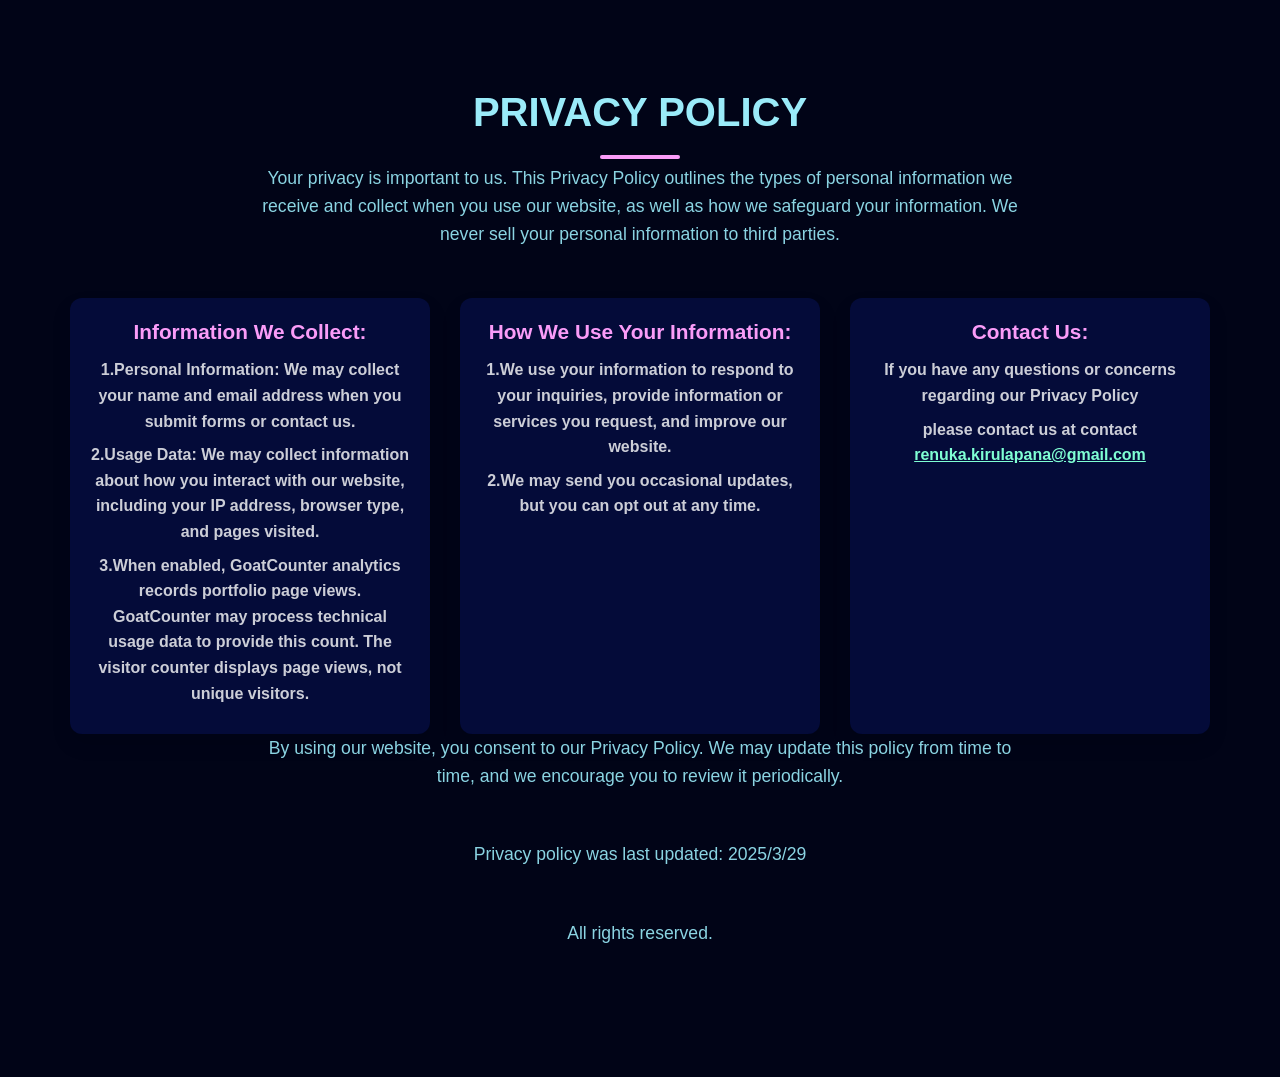
<file: privacy-policy.html>
<html lang="en">
<head>
  <meta charset="UTF-8">
  <meta name="viewport" content="width=device-width, initial-scale=1.0">
  <link rel="icon" type="image/png" href="images/logo.png">
  <title>Renuka Theminda- Portfolio</title>
  <link rel="stylesheet" href="Portfolio_styles.css">
  <link href="https://cdnjs.cloudflare.com/ajax/libs/font-awesome/6.0.0/css/all.min.css" rel="stylesheet"> 
</head>
<body>
        
    <section id="certificates" class="certificates">
        <div class="container">
            <h2>PRIVACY POLICY</h2>
            <p class="section-intro">Your privacy is important to us. This Privacy Policy outlines the types of personal information we receive and collect when you use our website, as well as how we safeguard your information. We never sell your personal information to third parties.</p>
    
            <div class="certificates-grid" >
                <!--certificate card 1-->
                <div class="certificate-card">
                    
                    <div class="certificate-content">
                        <h3>Information We Collect:</h3>
                        <p class="issuer">1.Personal Information: We may collect your name and email address when you submit forms or contact us.</p>
                        <P class="issuer">2.Usage Data: We may collect information about how you interact with our website, including your IP address, browser type, and pages visited.</p>
                        <p class="issuer">3.When enabled, GoatCounter analytics records portfolio page views. GoatCounter may process technical usage data to provide this count. The visitor counter displays page views, not unique visitors.</p>
                        
                    </div>
                </div>

                <div class="certificate-card">
                    
                    <div class="certificate-content">
                        <h3>How We Use Your Information:</h3>
                        <p class="issuer">1.We use your information to respond to your inquiries, provide information or services you request, and improve our website.</p>
                        <P class="issuer">2.We may send you occasional updates, but you can opt out at any time.</p>
                        
                    </div>
                </div>

                <div class="certificate-card">
                    
                    <div class="certificate-content">
                        <h3>Contact Us:</h3>
                        <p class="issuer">If you have any questions or concerns regarding our Privacy Policy </p>
                        <p class="issuer">please contact us at contact  <a href="mailto:renuka.kirulapana@gmail.com" style="color: aquamarine;">renuka.kirulapana@gmail.com</a></p>
                      
                        
                    </div>
                </div>

            
            </div>        
            <p class="section-intro">By using our website, you consent to our Privacy Policy. We may update this policy from time to time, and we encourage you to review it periodically.</p>
            <p class="section-intro">Privacy policy was last updated: 2025/3/29</p>
            <p class="section-intro">All rights reserved.</p>
        </div>
    
    </section> 

</body>
</html>
</file>
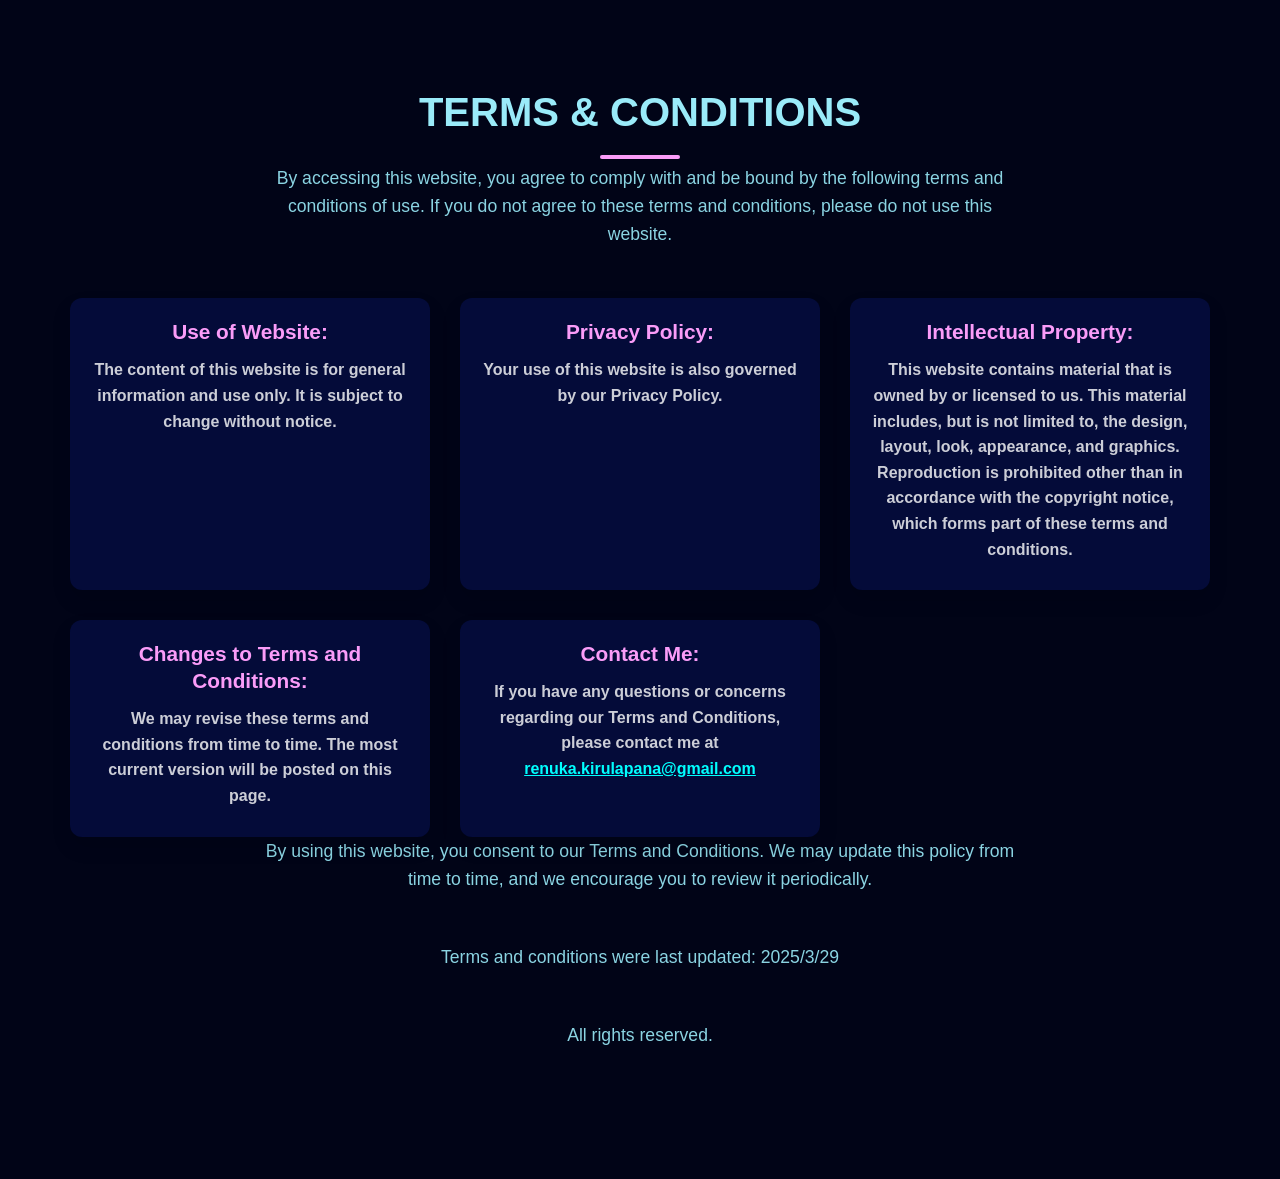
<file: Terms and Conditions.html>
<html lang="en">
<head>
  <meta charset="UTF-8">
  <meta name="viewport" content="width=device-width, initial-scale=1.0">
  <link rel="icon" type="image/png" href="images/logo.png">
  <title>Renuka Theminda- Portfolio</title>
  <link rel="stylesheet" href="Portfolio_styles.css">
  <link href="https://cdnjs.cloudflare.com/ajax/libs/font-awesome/6.0.0/css/all.min.css" rel="stylesheet"> 
</head>
<body>
        
    <section id="certificates" class="certificates">
        <div class="container">
            <h2>TERMS & CONDITIONS</h2>
            <p class="section-intro">By accessing this website, you agree to comply with and be bound by the following terms and conditions of use. If you do not agree to these terms and conditions, please do not use this website.</p>
    
            <div class="certificates-grid" >
                <!--certificate card 1-->
                <div class="certificate-card">
                    
                    <div class="certificate-content">
                        <h3>Use of Website:</h3>
                        <p class="issuer">The content of this website is for general information and use only. It is subject to change without notice.</p>
                       
                        
                    </div>
                </div>

                <div class="certificate-card">
                    
                    <div class="certificate-content">
                        <h3>Privacy Policy:</h3>
                        <p class="issuer">Your use of this website is also governed by our Privacy Policy.</p>
                        
                        
                    </div>
                </div>

                <div class="certificate-card">
                    
                    <div class="certificate-content">
                        <h3>Intellectual Property:</h3>
                        <p class="issuer">This website contains material that is owned by or licensed to us. This material includes, but is not limited to, the design, layout, look, appearance, and graphics. Reproduction is prohibited other than in accordance with the copyright notice, which forms part of these terms and conditions. </p>
             
                    </div>
                </div>

                <div class="certificate-card">
                    
                    <div class="certificate-content">
                        <h3> Changes to Terms and Conditions:</h3>
                        <p class="issuer">We may revise these terms and conditions from time to time. The most current version will be posted on this page.</p>
                
                    </div>
                </div>

                <div class="certificate-card">
                    
                    <div class="certificate-content">
                        <h3> Contact Me:</h3>
                        <p class="issuer">If you have any questions or concerns regarding our Terms and Conditions, please contact me at  <a href="mailto:renuka.kirulapana@gmail.com" style="color: aqua;">renuka.kirulapana@gmail.com</a></p>
                
                    </div>
                </div>

            </div>        
        </div>
        <p class="section-intro">By using this website, you consent to our Terms and Conditions. We may update this policy from time to time, and we encourage you to review it periodically.</p>
        <p class="section-intro">Terms and conditions were last updated: 2025/3/29</p>
        <p class="section-intro">All rights reserved.</p>
    
    </section> 

</body>
</html>
</file>
<file: Portfolio_styles.css>
:root {
  --primary-color: #010417;
  --secondary-color: #1e115e;
  --accent-color: #fa9cf8;
  --text-color: #9aebf9;
}

* {
  margin: 0;
  padding: 0;
  box-sizing: border-box;
  font-family: 'Segoe UI', Tahoma, Geneva, Verdana, sans-serif;
  text-align: center;
}

body {
  background-color: var(--primary-color);
  color: var(--text-color);
  line-height: 1.6;
  width: 100%;
  overflow-x: hidden;
}

.container {
  max-width: 1200px;
  margin: 0 auto;
  padding: 0 20px;
  display: flex;
  flex-direction: column;
  align-items: center;
}

/* Navigation Bar */
.nav-bar {
  position: fixed;
  top: 0;
  left: 0;
  right: 0;
  background-color: rgba(22, 6, 87, 0.9);
  padding: 15px 0;
  z-index: 1000;
  box-shadow: 0 8px 20px rgba(0, 0, 0, 0.2);
  transition: all 0.4s ease;
  backdrop-filter: blur(10px);
}

.nav-bar.scrolled {
  padding: 10px 0;
  background-color: rgba(18, 18, 18, 0.95);
}

.nav-container {
  display: flex;
  justify-content: space-between;
  align-items: center;
  max-width: 1200px;
  margin: 0 auto;
  padding: 0 20px;
  position: relative;
}

.nav-links {
  display: flex;
  gap: 35px;
}

.nav-links a {
  color: var(--text-color, #FFFFFF);
  text-decoration: none;
  font-weight: 500;
  transition: all 0.3s cubic-bezier(0.175, 0.885, 0.32, 1.275);
  font-size: 1.1em;
  position: relative;
  padding: 5px 0;
  white-space: nowrap;
}

.nav-links a:before {
  content: '';
  position: absolute;
  bottom: -5px;
  left: 0;
  width: 0;
  height: 3px;
  background: var(--accent-color, #4D8CF5);
  transition: width 0.3s ease;
  border-radius: 2px;
}

.nav-links a:hover {
  color: var(--accent-color, #4D8CF5);
  transform: translateY(-3px);
}

.nav-links a:hover:before {
  width: 100%;
}

.nav-links a.active {
  color: var(--accent-color, #4D8CF5);
}

.nav-links a.active:before {
  width: 100%;
}

.hamburger-menu {
  display: none;
  flex-direction: column;
  justify-content: space-between;
  width: 30px;
  height: 21px;
  cursor: pointer;
  z-index: 1010;
}

.hamburger-menu span {
  display: block;
  height: 3px;
  width: 100%;
  background-color: #FFFFFF;
  border-radius: 3px;
  transition: all 0.3s ease;
}

/* Section styling */
section {
  min-height: 100vh;
  padding: 80px 20px;
  display: flex;
  flex-direction: column;
  justify-content: center;
  align-items: center;
}

/* Mobile styles */
@media (max-width: 800px) {
  .nav-container {
    justify-content: flex-end;
  }
  
  .hamburger-menu {
    display: flex;
    position: absolute;
    right: 20px;
    z-index: 1010; /* Ensure it's above the mobile menu */
  }
  
  .nav-links {
    position: fixed;
    top: 0;
    left: 0;
    right: 0;
    bottom: 0;
    background-color: rgba(18, 18, 18, 0.98); /* More opaque background */
    flex-direction: column;
    justify-content: center;
    align-items: center;
    gap: 30px;
    transform: translateY(-100%);
    transition: transform 0.4s ease;
    z-index: 999;
    opacity: 0;
    pointer-events: none;
    padding: 20px;
    box-shadow: 0 8px 30px rgba(0, 0, 0, 0.5); /* Stronger shadow */
    height: 100vh; /* Ensure full height */
    overflow-y: auto; /* Allow scrolling if needed */
  }
  
  .nav-links.active {
    transform: translateY(0);
    opacity: 1;
    pointer-events: all;
    display: flex; /* Ensure display is flex when active */
  }
  
  .nav-links a {
    font-size: 1.2em;
    color: #FFFFFF; /* Explicit white color for better visibility */
    background-color: rgba(25, 25, 25, 0.8); /* Individual link backgrounds */
    padding: 10px 20px;
    border-radius: 6px;
    width: 80%;
    max-width: 300px; /* Maximum width for better appearance */
    text-align: center;
    box-shadow: 0 4px 8px rgba(0, 0, 0, 0.2);
    margin: 5px 0; /* Add some vertical spacing */
    display: block; /* Ensure links are displayed as blocks */
  }
  
  .nav-links a:hover {
    background-color: rgba(45, 45, 45, 0.8);
  }
  
  /* Hamburger animation */
  .hamburger-menu.active span:nth-child(1) {
    transform: translateY(9px) rotate(45deg);
  }
  
  .hamburger-menu.active span:nth-child(2) {
    opacity: 0;
  }
  
  .hamburger-menu.active span:nth-child(3) {
    transform: translateY(-9px) rotate(-45deg);
  }
}

/* Small mobile adjustments */
@media (max-width: 360px) {
  .nav-links a {
    font-size: 1.1em;
    width: 90%;
  }
  
  .nav-links {
    gap: 20px;
  }
}

html {
  scroll-behavior: smooth;
}

/* Hero Section */
.hero {
  min-height: 100vh;
  display: flex;
  align-items: center;
  justify-content: center;
  padding: 50px 0;
  width: 100%;
  padding-top: 100px;
  background: var(--primary-color);
  position: relative;
  overflow: hidden;
}

.hero::before {
  content: '';
  position: absolute;
  top: -50px;
  right: -50px;
  width: 300px;
  height: 300px;
  border-radius: 50%;
  background: rgba(255, 255, 255, 0.03);
  z-index: 0;
  filter: blur(30px);
}

.hero::after {
  content: '';
  position: absolute;
  bottom: -80px;
  left: -80px;
  width: 400px;
  height: 400px;
  border-radius: 50%;
  background: rgba(var(--accent-color-rgb), 0.05);
  z-index: 0;
  filter: blur(50px);
}

.container {
  max-width: 1200px;
  margin: 0 auto;
  padding: 0 20px;
  position: relative;
  z-index: 1;
}

.hero-content {
  display: grid;
  grid-template-columns: 1fr 1fr;
  gap: 50px;
  align-items: center;
  justify-content: center;
  width: 100%;
}

.hero-text {
  display: flex;
  flex-direction: column;
  align-items: flex-start;
  justify-content: center;
  position: relative;
}

.hero-text h1 {
  font-size: 3em;
  margin-bottom: 15px;
  color: var(--text-color);
  font-weight: 700;
  position: relative;
  transform: translateY(20px);
  opacity: 0;
  animation: fadeInUp 0.8s forwards;
}

.hero-text h1::after {
  content: '';
  position: absolute;
  bottom: -10px;
  left: 0;
  width: 60px;
  height: 4px;
  background: var(--accent-color);
  border-radius: 2px;
}

.typing-text {
  font-size: 1.5em;
  margin: 20px 0;
  font-weight: 600;
  color: var(--accent-color);
  min-height: 40px;
  transform: translateY(20px);
  opacity: 0;
  animation: fadeInUp 0.8s 0.2s forwards;
}

.hero-text p {
  font-size: 1.1em;
  line-height: 1.7;
  margin-bottom: 30px;
  color: rgba(255, 255, 255, 0.85);
  max-width: 600px;
  transform: translateY(20px);
  opacity: 0;
  animation: fadeInUp 0.8s 0.4s forwards;
}

.download-btn {
  display: inline-block;
  padding: 14px 32px;
  background: var(--accent-color);
  color: var(--primary-color);
  text-decoration: none;
  border-radius: 30px;
  font-weight: bold;
  transition: all 0.4s cubic-bezier(0.175, 0.885, 0.32, 1.275);
  margin-top: 20px;
  box-shadow: 0 5px 15px rgba(0, 0, 0, 0.2);
  letter-spacing: 0.5px;
  position: relative;
  overflow: hidden;
  transform: translateY(20px);
  opacity: 0;
  animation: fadeInUp 0.8s 0.6s forwards;
}

.download-btn:hover {
  transform: translateY(-7px) scale(1.05);
  box-shadow: 0 10px 25px rgba(255, 231, 231, 0.3);
  background: rgba(227, 217, 217, 0.581);
}

.download-btn::before {
  content: '';
  position: absolute;
  top: 0;
  left: -100%;
  width: 100%;
  height: 100%;
  background: rgba(255, 255, 255, 0.1);
  transition: transform 0.6s;
  transform: skewX(-25deg);
}

.download-btn:hover::before {
  transform: skewX(-25deg) translateX(200%);
}

.hero-image {
  display: flex;
  justify-content: center;
  position: relative;
  transform: translateY(30px);
  opacity: 0;
  animation: fadeInUp 0.8s 0.4s forwards;
}

.hero-image::before {
  content: '';
  position: absolute;
  top: 20px;
  left: 20px;
  right: 20px;
  bottom: 20px;
  border: 2px dashed var(--accent-color);
  border-radius: 20px;
  opacity: 0.4;
  z-index: -1;
  animation: rotate 15s linear infinite;
}

.hero-image img {
  width: 100%;
  max-width: 400px;
  border-radius: 20px;
  box-shadow: 0 15px 30px rgba(0, 0, 0, 0.3);
  transition: all 0.5s;
  transform: rotate(-3deg);
}

.hero-image:hover img {
  transform: rotate(0deg) scale(1.03);
  box-shadow: 0 20px 40px rgba(0, 0, 0, 0.4), 0 0 30px rgba(var(--accent-color-rgb), 0.3);
}

@keyframes fadeInUp {
  to {
    opacity: 1;
    transform: translateY(0);
  }
}

@keyframes rotate {
  from {
    transform: rotate(0deg);
  }
  to {
    transform: rotate(360deg);
  }
}

@media (max-width: 992px) {
  .hero-content {
    grid-template-columns: 1fr;
    text-align: center;
  }
  
  .hero-text {
    align-items: center;
    order: 2;
  }
  
  .hero-text h1::after {
    left: 50%;
    transform: translateX(-50%);
  }
  
  .hero-image {
    order: 1;
    margin-bottom: 30px;
  }
}

@media (max-width: 576px) {
  .hero-text h1 {
    font-size: 2.2em;
  }
  
  .typing-text {
    font-size: 1.2em;
  }
}

/* Education Section - Alternative Design */
.education {
  padding: 100px 0;
  background: linear-gradient(to bottom, var(--primary-color), var(--secondary-color));
  position: relative;
  overflow: hidden;
}

.education::before {
  content: "";
  position: absolute;
  top: 0;
  left: 0;
  width: 100%;
  height: 100%;
  background: radial-gradient(circle at 10% 20%, rgba(0, 255, 187, 0.05) 0%, transparent 60%);
  z-index: 0;
}

.education h2 {
  position: relative;
  font-size: 2.5rem;
  text-align: center;
  margin-bottom: 60px;
  text-transform: uppercase;
  letter-spacing: 3px;
  z-index: 1;
}

.education h2::after {
  content: "";
  position: absolute;
  bottom: -15px;
  left: 50%;
  transform: translateX(-50%);
  width: 80px;
  height: 4px;
  background: var(--accent-color);
  border-radius: 2px;
}

.education-cards {
  display: grid;
  grid-template-columns: repeat(auto-fit, minmax(300px, 1fr));
  gap: 30px;
  max-width: 1200px;
  margin: 0 auto;
  position: relative;
  z-index: 1;
}

.edu-card {
  background: rgba(30, 30, 30, 0.8);
  border-radius: 12px;
  overflow: hidden;
  box-shadow: 0 10px 30px rgba(0, 0, 0, 0.3);
  transition: transform 0.3s, box-shadow 0.3s;
  position: relative;
}

.edu-card::before {
  content: "";
  position: absolute;
  top: 0;
  left: 0;
  width: 100%;
  height: 5px;
  background: var(--accent-color);
  transform: scaleX(0);
  transform-origin: left;
  transition: transform 0.5s;
}

.edu-card:hover {
  transform: translateY(-10px);
  box-shadow: 0 15px 40px rgba(0, 255, 187, 0.2);
}

.edu-card:hover::before {
  transform: scaleX(1);
}

.edu-card-header {
  padding: 20px;
  background: rgba(0, 0, 0, 0.3);
  display: flex;
  align-items: center;
}

.edu-card-header i {
  font-size: 2rem;
  margin-right: 15px;
  color: var(--accent-color);
}

.edu-card-header h3 {
  font-size: 1.5rem;
  margin: 0;
}

.edu-card-body {
  padding: 20px;
}

/* University Card Styles */
.university-card .edu-program {
  margin-bottom: 20px;
}

.program-label {
  display: block;
  font-size: 0.8rem;
  color: rgba(255, 255, 255, 0.7);
  margin-bottom: 5px;
  text-transform: uppercase;
  letter-spacing: 1px;
}

.program-value {
  display: block;
  font-size: 1.1rem;
  font-weight: 500;
}

.edu-status {
  margin-top: 20px;
}

.status-bar {
  height: 8px;
  background: rgba(255, 255, 255, 0.1);
  border-radius: 4px;
  overflow: hidden;
  margin-bottom: 8px;
}

.status-progress {
  height: 100%;
  width: 100%;
  background: linear-gradient(to right, var(--accent-color), #00ffd9);
  border-radius: 4px;
  position: relative;
  animation: pulse 2s infinite;
}

@keyframes pulse {
  0% {
      opacity: 1;
  }
  50% {
      opacity: 0.7;
  }
  100% {
      opacity: 1;
  }
}

.status-text {
  font-size: 0.9rem;
  color: rgba(255, 255, 255, 0.8);
}

/* School Card Styles */
.school-card {
  grid-column: 1 / -1; /* Make it span full width */
}

.exam-results {
  display: grid;
  grid-template-columns: repeat(auto-fit, minmax(250px, 1fr));
  gap: 20px;
}

.exam-item {
  display: flex;
  align-items: flex-start;
  background: rgba(0, 0, 0, 0.2);
  padding: 15px;
  border-radius: 8px;
  transition: transform 0.3s;
}

.exam-item:hover {
  transform: scale(1.03);
}

.exam-icon {
  display: flex;
  align-items: center;
  justify-content: center;
  width: 40px;
  height: 40px;
  background: var(--accent-color);
  border-radius: 50%;
  margin-right: 15px;
  flex-shrink: 0;
}

.exam-icon i {
  color: var(--primary-color);
  font-size: 1.2rem;
}

.exam-details h4 {
  margin: 0 0 8px 0;
  font-size: 1.1rem;
}

.exam-details p {
  margin: 0;
  font-size: 0.9rem;
  color: rgba(255, 255, 255, 0.8);
}

.highlight {
  color: var(--accent-color);
  font-weight: bold;
  font-size: 1.1rem;
}

/* Responsive adjustments */
@media (max-width: 768px) {
  .education-cards {
      grid-template-columns: 1fr;
  }
  
  .school-card {
      grid-column: auto;
  }
  
  .exam-results {
      grid-template-columns: 1fr;
  }
}

/* Skills Section */
.skills {
  padding: 100px 0;
  background: var(--secondary-color);
  width: 100%;
  position: relative;
  overflow: hidden;
}

.skills::before {
  content: '';
  position: absolute;
  top: -100px;
  right: -100px;
  width: 300px;
  height: 300px;
  border-radius: 50%;
  background: rgba(var(--accent-color-rgb), 0.05);
  z-index: 0;
  filter: blur(60px);
}

.skills h2 {
  text-align: center;
  margin-bottom: 20px;
  color: var(--text-color);
  font-size: 2.5rem;
  position: relative;
}

.skills h2:after {
  content: '';
  position: absolute;
  bottom: -15px;
  left: 50%;
  transform: translateX(-50%);
  width: 80px;
  height: 4px;
  background: var(--accent-color);
  border-radius: 2px;
}

.section-intro {
  text-align: center;
  max-width: 800px;
  margin: 0 auto 50px;
  color: var(--text-color);
  font-size: 1.1em;
  line-height: 1.6;
  opacity: 0.9;
}

.skills-grid {
  display: grid;
  grid-template-columns: repeat(auto-fit, minmax(150px, 1fr));
  gap: 30px;
  text-align: center;
  max-width: 1200px;
  margin: 0 auto;
  padding: 0 20px;
}

.skill-item {
  padding: 30px 15px;
  background: rgba(0, 0, 0, 0.2);
  border-radius: 12px;
  transition: all 0.4s cubic-bezier(0.175, 0.885, 0.32, 1.275);
  display: flex;
  flex-direction: column;
  align-items: center;
  justify-content: center;
  position: relative;
  overflow: hidden;
  z-index: 1;
  box-shadow: 0 10px 20px rgba(0, 0, 0, 0.1);
}

.skill-item:before {
  content: '';
  position: absolute;
  top: 0;
  left: 0;
  width: 100%;
  height: 4px;
  background: var(--accent-color);
  transform: scaleX(0);
  transform-origin: left;
  transition: transform 0.4s ease;
  z-index: 2;
}

.skill-item:hover {
  transform: translateY(-15px) scale(1.03);
  box-shadow: 0 15px 30px rgba(0, 0, 0, 0.2);
}

.skill-item:hover:before {
  transform: scaleX(1);
}

.skill-item::after {
  content: '';
  position: absolute;
  bottom: 0;
  left: 0;
  width: 100%;
  height: 0;
  background: linear-gradient(to top, rgba(var(--accent-color-rgb), 0.08), transparent);
  transition: height 0.4s ease;
  z-index: -1;
}

.skill-item:hover::after {
  height: 100%;
}

.skill-item i {
  font-size: 3em;
  color: var(--accent-color);
  margin-bottom: 15px;
  transition: all 0.3s ease;
}

.skill-item:hover i {
  transform: scale(1.2);
  color: var(--accent-color-light);
}

.skill-item h3 {
  font-size: 1.1rem;
  margin-top: 15px;
  color: var(--text-color);
  font-weight: 600;
  transition: color 0.3s;
}

.skill-item:hover h3 {
  color: var(--accent-color-light);
}

.progress-bar-container {
  width: 100%;
  height: 6px;
  background: rgba(255, 255, 255, 0.1);
  border-radius: 10px;
  margin-top: 15px;
  overflow: hidden;
  position: relative;
}

.progress-bar {
  height: 100%;
  background: var(--accent-color);
  border-radius: 10px;
  width: 0;
  transition: width 1.5s ease-in-out;
}

.skill-item:hover .progress-bar {
  animation: pulse 1.5s infinite;
}

@keyframes pulse {
  0% {
    opacity: 1;
  }
  50% {
    opacity: 0.6;
  }
  100% {
    opacity: 1;
  }
}

@media (max-width: 768px) {
  .skills-grid {
    grid-template-columns: repeat(2, 1fr);
  }
}

@media (max-width: 480px) {
  .skills-grid {
    grid-template-columns: 1fr;
  }
}

/* Projects Section */
.projects {
  padding: 100px 0;
  width: 100%;
  background: var(--primary-color);
}

.projects h2 {
  text-align: center;
  margin-bottom: 50px;
  color: var(--text-color);
  font-size: 2.5rem;
  position: relative;
}

.projects h2:after {
  content: '';
  position: absolute;
  bottom: -15px;
  left: 50%;
  transform: translateX(-50%);
  width: 80px;
  height: 4px;
  background: var(--accent-color);
  border-radius: 2px;
}

.projects-grid {
  display: grid;
  grid-template-columns: repeat(auto-fit, minmax(320px, 1fr));
  gap: 40px;
  max-width: 1200px;
  margin: 0 auto;
}

.project-card {
  background: rgba(15, 42, 192, 0.2);
  border-radius: 12px;
  overflow: hidden;
  box-shadow: 0 10px 20px rgba(0, 0, 0, 0.1);
  transition: all 0.4s cubic-bezier(0.175, 0.885, 0.32, 1.275);
  position: relative;
}

.project-card:hover {
  transform: translateY(-15px) scale(1.03);
  box-shadow: 0 15px 30px rgba(207, 21, 21, 0.133);
}

.project-card:before {
  content: '';
  position: absolute;
  top: 0;
  left: 0;
  width: 100%;
  height: 5px;
  background: var(--accent-color);
  transform: scaleX(0);
  transform-origin: left;
  transition: transform 0.4s ease;
}

.project-card:hover:before {
  transform: scaleX(1);
}

.project-image {
  width: 100%;
  height: 220px;
  object-fit: cover;
  transition: transform 0.5s;
}

.project-card:hover .project-image {
  transform: scale(1.05);
}

.project-info {
  padding: 25px;
  text-align: left;
}

.project-info h3 {
  margin: 0 0 15px 0;
  color: var(--accent-color);
  font-size: 1.4rem;
  font-weight: 600;
  transition: color 0.3s;
}

.project-card:hover .project-info h3 {
  color: var(--accent-color-light);
}

.project-info p {
  color: rgba(255, 255, 255, 0.8);
  font-size: 0.95rem;
  line-height: 1.6;
  margin-bottom: 15px;
  transition: color 0.3s;
}

.project-card:hover .project-info p {
  color: rgba(255, 255, 255, 0.95);
}

.project-tags {
  display: flex;
  flex-wrap: wrap;
  gap: 8px;
  margin-top: 15px;
}

.project-tag {
  background: rgba(255, 255, 255, 0.1);
  color: var(--accent-color);
  padding: 5px 10px;
  border-radius: 20px;
  font-size: 0.8rem;
  transition: all 0.3s;
}

.project-card:hover .project-tag {
  background: var(--accent-color);
  color: var(--primary-color);
}

/* Responsive adjustments */
@media (max-width: 768px) {
  .projects-grid {
    grid-template-columns: 1fr;
    padding: 0 20px;
  }
  
  .project-image {
    height: 200px;
  }
}

/* Certificate Section */
.certificates {
  padding: 80px 0;
  width: 100%;
  background: var(--primary-color);
}

.certificates h2 {
  text-align: center;
  margin-bottom: 20px;
  color: var(--text-color);
  font-size: 2.5rem;
  position: relative;
}

.certificates h2:after {
  content: '';
  position: absolute;
  bottom: -15px;
  left: 50%;
  transform: translateX(-50%);
  width: 80px;
  height: 4px;
  background: var(--accent-color);
  border-radius: 2px;
}

.section-intro {
  text-align: center;
  max-width: 800px;
  margin: 0 auto 50px;
  color: var(--text-color);
  font-size: 1.1em;
  line-height: 1.6;
  opacity: 0.9;
  padding: 0 15px;
}

.certificates-grid {
  display: grid;
  grid-template-columns: repeat(auto-fill, minmax(280px, 1fr));
  gap: 30px;
  max-width: 1200px;
  margin: 0 auto;
  padding: 0 15px;
  width: 100%;
  box-sizing: border-box;
}

.certificate-card {
  background: rgba(15, 42, 192, 0.2);
  border-radius: 12px;
  overflow: hidden;
  box-shadow: 0 10px 20px rgba(0, 0, 0, 0.1);
  transition: all 0.4s cubic-bezier(0.175, 0.885, 0.32, 1.275);
  position: relative;
  height: 100%;
  display: flex;
  flex-direction: column;
  width: 100%;
}

.certificate-card:hover {
  transform: translateY(-10px) scale(1.02);
  box-shadow:0 15px 30px rgba(207, 21, 21, 0.133);
}

.certificate-card:before {
  content: '';
  position: absolute;
  top: 0;
  left: 0;
  width: 100%;
  height: 5px;
  background: var(--accent-color);
  transform: scaleX(0);
  transform-origin: left;
  transition: transform 0.4s ease;
}

.certificate-card:hover:before {
  transform: scaleX(1);
}

.certificate-img {
  position: relative;
  width: 100%;
  height: 180px;
  overflow: hidden;
}

.certificate-img img {
  width: 100%;
  height: 100%;
  object-fit: cover;
  transition: transform 0.5s;
}

.certificate-card:hover .certificate-img img {
  transform: scale(1.05);
}

.certificate-overlay {
  position: absolute;
  top: 0;
  left: 0;
  width: 100%;
  height: 100%;
  background: rgba(0, 0, 0, 0.6);
  display: flex;
  justify-content: center;
  align-items: center;
  opacity: 0;
  transition: all 0.4s ease;
}

.certificate-card:hover .certificate-overlay {
  opacity: 1;
}

.view-btn {
  padding: 10px 20px;
  background: var(--accent-color);
  color: var(--primary-color);
  text-decoration: none;
  border-radius: 30px;
  font-weight: bold;
  transform: translateY(20px);
  transition: all 0.3s ease;
  box-shadow: 0 5px 15px rgba(71, 198, 84, 0.2);
  letter-spacing: 0.5px;
}

.certificate-card:hover .view-btn {
  transform: translateY(0);
  background: var(--accent-color);
}

.view-btn:hover {
  background: var(--accent-color);
  transform: scale(1.05) translateY(0);
}

.certificate-content {
  padding: 20px;
  text-align: left;
  flex-grow: 1;
  display: flex;
  flex-direction: column;
}

.certificate-content h3 {
  margin: 0 0 12px 0;
  color: var(--accent-color);
  font-size: 1.3rem;
  font-weight: 600;
  transition: color 0.3s;
  line-height: 1.3;
}

.certificate-card:hover .certificate-content h3 {
  color: var(--accent-color-light);
}

.certificate-content .issuer {
  color: rgba(255, 255, 255, 0.8);
  font-weight: 600;
  margin: 0 0 8px 0;
  font-size: 1rem;
  position: relative;
  display: inline-block;
}

.certificate-content .issuer:after {
  content: '';
  position: absolute;
  bottom: -4px;
  left: 0;
  width: 0;
  height: 2px;
  background: var(--accent-color);
  transition: width 0.3s ease;
}

.certificate-card:hover .issuer:after {
  width: 100%;
}

.certificate-content .date {
  color: rgba(255, 255, 255, 0.6);
  font-size: 0.9em;
  margin: 0;
  display: flex;
  align-items: center;
  transition: color 0.3s;
}

.certificate-content .date:before {
  content: '📅';
  margin-right: 5px;
  font-size: 0.9em;
  opacity: 0.8;
}

.certificate-card:hover .date {
  color: rgba(255, 255, 255, 0.9);
}

/* Responsive adjustments */
@media (max-width: 992px) {
  .certificates-grid {
    grid-template-columns: repeat(2, 1fr);
  }
}

@media (max-width: 768px) {
  .certificates {
    padding: 60px 0;
  }
  
  .certificates h2 {
    font-size: 2rem;
  }
  
  .section-intro {
    font-size: 1em;
    margin-bottom: 30px;
  }
  
  .certificates-grid {
    grid-template-columns: 1fr;
    gap: 25px;
  }
  
  .certificate-card {
    max-width: 100%;
    margin: 0 auto;
  }
}

@media (max-width: 576px) {
  .certificates-grid {
    display: flex;
    flex-direction: column;
    padding: 0 15px;
    gap: 20px;
  }
  
  .certificate-card {
    width: 100%;
    margin-bottom: 20px;
  }
  
  .certificate-img {
    height: 200px;
  }
  
  .certificate-content h3 {
    font-size: 1.2rem;
  }
  
  .certificate-content {
    padding: 15px;
  }
  
  .certificates h2 {
    font-size: 1.8rem;
  }
  
  .certificates h2:after {
    width: 60px;
  }
}

/* Fix for container width */
.certificates .container {
  width: 100%;
  max-width: 1200px;
  margin: 0 auto;
  padding: 0 15px;
  box-sizing: border-box;
}

/* Contact Section */
.contact {
  padding: 100px 0;
  width: 100%;
  background: var(--primary-color);
  position: relative;
}

.contact h2 {
  text-align: center;
  margin-bottom: 20px;
  color: var(--text-color);
  font-size: 2.5rem;
  position: relative;
}

.contact h2:after {
  content: '';
  position: absolute;
  bottom: -15px;
  left: 50%;
  transform: translateX(-50%);
  width: 80px;
  height: 4px;
  background: var(--accent-color);
  border-radius: 2px;
}

.section-intro {
  text-align: center;
  max-width: 800px;
  margin: 0 auto 50px;
  color: var(--text-color);
  font-size: 1.1em;
  line-height: 1.6;
  opacity: 0.9;
}

.contact-container {
  display: grid;
  grid-template-columns: repeat(auto-fit, minmax(320px, 1fr));
  gap: 40px;
  max-width: 1200px;
  margin: 0 auto 50px;
}

/* Contact Card Styles */
.contact-card {
  border-radius: 12px;
  overflow: hidden;
  box-shadow: 0 10px 20px rgba(0, 0, 0, 0.1);
  transition: all 0.4s cubic-bezier(0.175, 0.885, 0.32, 1.275);
  position: relative;
  height: 100%;
}

.contact-card:hover {
  transform: translateY(-15px) scale(1.03);
  box-shadow: 0 15px 30px rgba(0, 0, 0, 0.2);
}

.contact-image {
  position: relative;
  width: 100%;
  height: 100%;
  min-height: 450px;
  overflow: hidden;
}

.contact-image img {
  width: 100%;
  height: 100%;
  object-fit: cover;
  transition: transform 0.5s;
}

.contact-card:hover .contact-image img {
  transform: scale(1.05);
}

.image-overlay {
  position: absolute;
  top: 0;
  left: 0;
  width: 100%;
  height: 100%;
  background: rgba(0, 0, 0, 0.7);
  display: flex;
  justify-content: center;
  align-items: center;
  opacity: 0;
  transition: all 0.4s ease;
}

.contact-card:hover .image-overlay {
  opacity: 1;
}

.contact-info {
  text-align: center;
  transform: translateY(20px);
  transition: all 0.3s ease;
}

.contact-card:hover .contact-info {
  transform: translateY(0);
}

.info-item {
  margin: 20px 0;
  display: flex;
  align-items: center;
  justify-content: center;
  color: var(--text-color);
}

.info-item i {
  color: var(--accent-color);
  font-size: 1.5rem;
  margin-right: 10px;
}

/* Form Card Styles */
.form-card {
  background: #0be9da9c;
  border-radius: 12px;
  overflow: hidden;
  box-shadow: 0 10px 20px rgba(0, 0, 0, 0.1);
  transition: all 0.4s cubic-bezier(0.175, 0.885, 0.32, 1.275);
  position: relative;
}

.form-card:hover {
  transform: translateY(-15px) scale(1.03);
  box-shadow: 0 15px 30px rgba(0, 0, 0, 0.2);
}

.form-card:before {
  content: '';
  position: absolute;
  top: 0;
  left: 0;
  width: 100%;
  height: 5px;
  background: var(--accent-color);
  transform: scaleX(0);
  transform-origin: left;
  transition: transform 0.4s ease;
}

.form-card:hover:before {
  transform: scaleX(1);
}

#contact-form {
  padding: 30px;
  width: 100%;
}

.form-group {
  margin-bottom: 25px;
  position: relative;
}

.form-group label {
  display: block;
  color: black;
  margin-bottom: 8px;
  font-weight: 600;
  font-size: 0.95rem;
  transform: translateY(0);
  transition: all 0.3s;
}

.form-group input,
.form-group textarea {
  width: 100%;
  padding: 12px 15px;
  background: rgba(0, 0, 0, 0.2);
  border: none;
  border-bottom: 2px solid rgba(255, 255, 255, 0.1);
  border-radius: 5px 5px 0 0;
  color: black;
  font-size: 1rem;
  transition: all 0.3s;
}

.form-group input:focus,
.form-group textarea:focus {
  outline: none;
  background: rgba(235, 227, 227, 0.3);
}

.focus-border {
  position: absolute;
  bottom: 0;
  left: 0;
  width: 0;
  height: 2px;
  background-color: var(--accent-color);
  transition: 0.4s;
}

.form-group input:focus ~ .focus-border,
.form-group textarea:focus ~ .focus-border {
  width: 100%;
}

.form-group input:valid,
.form-group textarea:valid {
  border-bottom-color: var(--accent-color-light);
}

.submit-btn {
  display: flex;
  align-items: center;
  justify-content: center;
  gap: 10px;
  background: var(--accent-color);
  color: var(--primary-color);
  padding: 14px 30px;
  border: none;
  border-radius: 30px;
  cursor: pointer;
  font-weight: bold;
  letter-spacing: 0.5px;
  transition: all 0.3s ease;
  box-shadow: 0 5px 15px rgba(0, 0, 0, 0.2);
  position: relative;
  overflow: hidden;
  z-index: 1;
}

.submit-btn:hover {
  background: rgb(255, 255, 255);
  transform: scale(1.05);
}

.submit-btn:before {
  content: '';
  position: absolute;
  top: 0;
  left: -100%;
  width: 100%;
  height: 100%;
  background: rgb(255, 255, 255);
  transition: all 0.4s ease;
  z-index: -1;
}

.submit-btn:hover:before {
  left: 100%;
}

.submit-btn i {
  transition: transform 0.3s ease;
  
}

.submit-btn:hover i {
  transform: translateX(5px);
  
}

/* Form Status Messages */
.form-status {
  margin-top: 20px;
}

.success-message,
.error-message {
  display: none;
  align-items: center;
  padding: 10px 15px;
  border-radius: 5px;
  margin-top: 15px;
}

.success-message {
  background: rgba(81, 207, 102, 0.1);
  border-left: 4px solid #51cf66;
}

.error-message {
  background: rgba(255, 99, 71, 0.1);
  border-left: 4px solid tomato;
}

.success-message i,
.error-message i {
  margin-right: 10px;
  font-size: 1.2rem;
}

.success-message i {
  color: #5b59de;
}

.error-message i {
  color: tomato;
}

.success-message.show,
.error-message.show {
  display: flex;
}

/* Social Links */
.social-links {
  display: flex;
  justify-content: center;
  gap: 25px;
  margin-top: 50px;
}

.social-link {
  position: relative;
  width: 60px;
  height: 60px;
  background: rgba(0, 0, 0, 0.2);
  border-radius: 50%;
  display: flex;
  justify-content: center;
  align-items: center;
  color: var(--text-color);
  font-size: 1.5rem;
  text-decoration: none;
  transition: all 0.3s ease;
  box-shadow: 0 5px 15px rgba(0, 0, 0, 0.1);
  overflow: hidden;
}

.social-link:before {
  content: '';
  position: absolute;
  top: 0;
  left: 0;
  width: 100%;
  height: 100%;
  background: var(--accent-color);
  transform: scale(0);
  transition: all 0.4s cubic-bezier(0.175, 0.885, 0.32, 1.275);
  border-radius: 50%;
  z-index: -1;
}

.social-link:hover {
  transform: translateY(-10px);
  color: var(--primary-color);
  box-shadow: 0 10px 20px rgba(0, 0, 0, 0.2);
}

.social-link:hover:before {
  transform: scale(1);
}

.social-link .tooltip {
  position: absolute;
  top: -40px;
  background: var(--accent-color);
  color: var(--primary-color);
  padding: 5px 10px;
  border-radius: 5px;
  font-size: 0.8rem;
  opacity: 0;
  visibility: hidden;
  transform: translateY(10px);
  transition: all 0.3s ease;
}

.social-link .tooltip:after {
  content: '';
  position: absolute;
  bottom: -5px;
  left: 50%;
  transform: translateX(-50%);
  border-width: 5px 5px 0;
  border-style: solid;
  border-color: var(--accent-color) transparent transparent;
}

.social-link:hover .tooltip {
  opacity: 1;
  visibility: visible;
  transform: translateY(0);
}

/* Responsive adjustments */
@media (max-width: 768px) {
  .contact-container {
    grid-template-columns: 1fr;
    padding: 0 20px;
  }
  
  .contact-image {
    min-height: 350px;
  }
  
  .contact h2 {
    font-size: 2rem;
  }
  
  .social-link {
    width: 50px;
    height: 50px;
    font-size: 1.3rem;
  }
}

/*Footer*/
footer {
  text-align: center;
  padding: 20px;
  background: var(--primary-color);
  width: 100%;
}

/* Responsive Design */
@media (max-width: 768px) {
  .certificates-grid {
      grid-template-columns: repeat(auto-fit, minmax(250px, 1fr));
      gap: 20px;
      padding: 10px;
  }

  .certificate-image {
      height: 180px;
  }

  .section-intro {
      padding: 0 20px;
      font-size: 1em;
  }
}

@media (max-width: 480px) {
  .certificates {
      padding: 60px 0;
  }

  .certificate-card {
      max-width: 100%;
  }

  .certificate-content h3 {
      font-size: 1.2em;
  }

  .certificate-content .description {
      font-size: 0.9em;
  }
}

@media (max-width: 768px) {
  .hero-content,
  .contact-container {
      grid-template-columns: 1fr;
  }

  .hero-image {
      order: -1;
  }

  .container {
      padding: 0 10px;
  }

  .skills-grid {
      grid-template-columns: repeat(2, 1fr);
      gap: 20px;
  }

  .projects-grid {
      grid-template-columns: 1fr;
      gap: 25px;
  }

  .project-card {
      max-width: 500px;
      margin: 0 auto;
  }

  .project-image {
      height: 250px;
  }


}

@media (max-width: 480px) {
  .skills-grid {
      grid-template-columns: repeat(2, 1fr);
      gap: 15px;
      padding: 0 10px;
  }

  .skill-item {
      padding: 15px;
  }

  .skill-item i {
      font-size: 2em;
  }

  .project-image {
      height: 200px;
  }

  .projects-grid {
      padding: 0 10px;
  }
}
</file>
